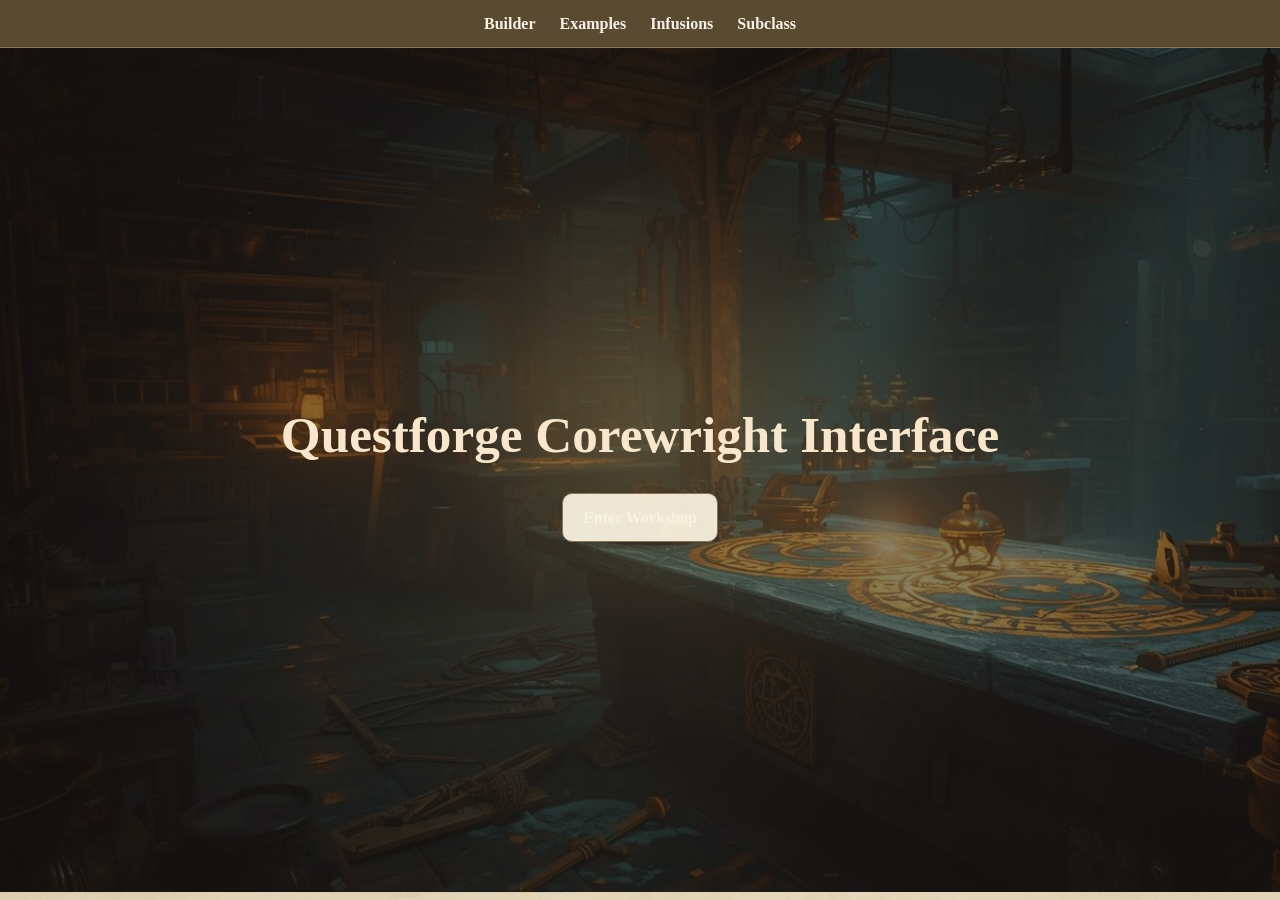
<file: index.html>
<!DOCTYPE html>
<html lang="en">
  <head>
    <meta charset="UTF-8" />
    <title>Questforge Corewright Interface</title>
    <meta name="viewport" content="width=device-width, initial-scale=1.0" />
    <link rel="stylesheet" href="./css/style.css" />
  </head>

  <body>
    <!-- ===== NAVIGATION ===== -->
    <div class="nav">
      <a href="./">Builder</a>
      <a href="./examples/">Examples</a>
      <a href="./infusions/">Infusions</a>
      <a href="./corewright/">Subclass</a>
    </div>

    <!-- ===== SPLASH SCREEN ===== -->
    <div id="splash">
      <div class="splash-particles splash-particles-back"></div>
      <div class="splash-particles splash-particles-front"></div>

      <h1>Questforge Corewright Interface</h1>
      <button onclick="enterApp()">Enter Workshop</button>
    </div>

    <!-- ===== APP CONTAINER ===== -->
    <div id="app" style="display: none;">
      <div class="page-shell">
        <div class="builder-layout">
          <!-- ========================================= -->
          <!-- LEFT COLUMN / BUILDER INPUTS -->
          <!-- ========================================= -->
          <section class="builder-panel">
            <h2>Assembly</h2>

            <!-- ===== TOP CONTROLS ===== -->
            <!--
              Primary global controls for the main build.
              These drive builder.js state updates and mode gating.
            -->
            <div class="builder-top-controls">
              <div class="control-group">
                <label for="level">Level</label>
                <input id="level" type="number" value="10" min="1" max="20" />
              </div>

              <div class="control-group">
                <label for="intMod">INT Mod</label>
                <input id="intMod" type="number" value="4" min="-5" max="10" />
              </div>

              <div class="control-group">
                <label for="mode">Mode</label>
                <select id="mode">
                  <option value="single">Single Golem</option>
                  <option value="awakened">Awakened Core (17th Level)</option>
                  <option value="multi">Multi-Golem (17th Level)</option>
                  <option value="fusion">Fusion Mode (17th Level)</option>
                </select>

                <div
                  id="modeLockNote"
                  class="section-note"
                  style="display: none; margin-top: 8px;"
                >
                  Penultimate Golemmancy options unlock at 17th level.
                </div>
              </div>
            </div>

            <!-- ===== PRIMARY ASSEMBLY PANEL ===== -->
            <!--
              Main collapsible build sections for golem #1.
              These IDs are used by builder.js assembly toggle behavior.
            -->
            <div class="assembly-panel">
              <!-- --- Templates --- -->
              <div class="assembly-card">
                <button
                  class="assembly-toggle"
                  type="button"
                  data-target="templates-section"
                >
                  <span>Templates</span>
                  <span class="toggle-icon">+</span>
                </button>

                <div class="assembly-content is-collapsed" id="templates-section">
                  <div id="templates"></div>
                </div>
              </div>
              <!-- --- Special Core --- -->
            <div class="assembly-card">
             <button
                class="assembly-toggle"
                type="button"
                data-target="specialcores-section"
                >
                <span>Special Core</span>
                <span class="toggle-icon">+</span>
              </button>

  <div class="assembly-content is-collapsed" id="specialcores-section">
    <div id="specialCores"></div>
  </div>
</div>
              <!-- --- Construct Forms --- -->
              <div class="assembly-card">
                <button
                  class="assembly-toggle"
                  type="button"
                  data-target="constructforms-section"
                >
                  <span>Construct Forms</span>
                  <span class="toggle-icon">+</span>
                </button>

                <div
                  class="assembly-content is-collapsed"
                  id="constructforms-section"
                >
                  <div id="constructForms"></div>
                </div>
              </div>

              <!-- --- Infusions --- -->
              <div class="assembly-card">
                <button
                  class="assembly-toggle"
                  type="button"
                  data-target="infusions-section"
                >
                  <span>Infusions</span>
                  <span class="toggle-icon">+</span>
                </button>

                <div class="assembly-content is-collapsed" id="infusions-section">
                  <div class="infusion-slot-row">
                    <span id="infusionSlotCounter" class="slot-counter">
                      Infusion Slots: 0 / 0
                    </span>
                  </div>

                  <div id="infusions"></div>
                </div>
              </div>

              <!-- --- Engines --- -->
              <div class="assembly-card">
                <button
                  class="assembly-toggle"
                  type="button"
                  data-target="engines-section"
                >
                  <span>Engines</span>
                  <span class="toggle-icon">+</span>
                </button>

                <div class="assembly-content is-collapsed" id="engines-section">
                  <div id="engines"></div>
                </div>
              </div>
            </div>

            <!-- ===== BUILD SAVE / LOAD ACTIONS ===== -->
            <!--
              Save system controls.
              Buttons are bound in builder.js bindEvents().
            -->
            <div class="action-row">
              <button id="saveBuild" type="button">Save Named Build</button>
              <button id="loadBuildBtn" type="button">Load Saved Build</button>
              <button id="deleteBuildBtn" type="button">Delete Selected</button>
            </div>

            <!-- ===== SAVE MANAGER ===== -->
            <div class="save-manager-row">
              <input id="saveName" type="text" placeholder="Enter build name" />

              <select id="savedBuildsSelect">
                <option value="">-- Select Saved Build --</option>
              </select>
            </div>

            <!-- ===== VISIBLE SHARE LINK FIELD ===== -->
            <!--
              User-visible share URL field.
              builder.js should write the generated link here for manual copy/reference.
            -->
            <input
              id="shareLinkVisible"
              type="text"
              readonly
              style="width: 100%; margin-top: 12px;"
            />

            <!-- ===== HIDDEN COMPATIBILITY INPUTS ===== -->
            <!--
              Hidden native form controls used as compatibility/state mirrors.
              Card UI writes into these; builder.js also reads from them.
            -->
            <div class="compat-hidden-inputs" aria-hidden="true">
              <select id="template" tabindex="-1">
                <option value="none">None</option>
              </select>

              <select id="constructForm" tabindex="-1">
                <option value="none">None</option>
              </select>

              <select id="engine" tabindex="-1">
                <option value="none">None</option>
              </select>

              <select id="specialCore" tabindex="-1">
                <option value="none">None</option>
              </select>
              
            </div>

            <!-- ========================================= -->
            <!-- SECOND GOLEM PANEL -->
            <!-- ========================================= -->
            <!--
              Only shown in Multi-Golem mode.
              Mirrors the main build structure for golem #2.
            -->
            <div id="golem2" class="builder-panel" style="display: none; margin-top: 20px;">
              <h2>Second Golem</h2>

              <!-- ===== SECOND GOLEM TOP CONTROLS ===== -->
              <div class="builder-top-controls">
                <div class="control-group">
                  <label for="level2">Level</label>
                  <input id="level2" type="number" value="10" min="1" max="20" />
                </div>

                <div class="control-group">
                  <label for="intMod2">INT Mod</label>
                  <input id="intMod2" type="number" value="4" min="-5" max="10" />
                </div>

                <div class="control-group">
                  <label for="mode-display">Mode</label>
                  <input
                    id="mode-display"
                    type="text"
                    value="Linked to top mode selector"
                    readonly
                  />
                </div>
              </div>

              <!-- ===== SECOND GOLEM ASSEMBLY PANEL ===== -->
              <div class="assembly-panel">
                <!-- --- Templates 2 --- -->
                <div class="assembly-card">
                  <button
                    class="assembly-toggle"
                    type="button"
                    data-target="templates2-section"
                  >
                    <span>Templates</span>
                    <span class="toggle-icon">+</span>
                  </button>

                  <div class="assembly-content is-collapsed" id="templates2-section">
                    <div id="templates2"></div>
                  </div>
                </div>

                <!-- --- Construct Forms 2 --- -->
                <div class="assembly-card">
                  <button
                    class="assembly-toggle"
                    type="button"
                    data-target="constructforms2-section"
                  >
                    <span>Construct Forms</span>
                    <span class="toggle-icon">+</span>
                  </button>

                  <div
                    class="assembly-content is-collapsed"
                    id="constructforms2-section"
                  >
                    <div id="constructForms2"></div>
                  </div>
                </div>

                <!-- --- Infusions 2 --- -->
                <div class="assembly-card">
                  <button
                    class="assembly-toggle"
                    type="button"
                    data-target="infusions2-section"
                  >
                    <span>Infusions</span>
                    <span class="toggle-icon">+</span>
                  </button>

                  <div class="assembly-content is-collapsed" id="infusions2-section">
                    <div class="infusion-slot-row">
                      <span id="infusionSlotCounter2" class="slot-counter">
                        Infusion Slots: 0 / 0
                      </span>
                    </div>

                    <div id="infusions2"></div>
                  </div>
                </div>

                <!-- --- Engines 2 --- -->
                <div class="assembly-card">
                  <button
                    class="assembly-toggle"
                    type="button"
                    data-target="engines2-section"
                  >
                    <span>Engines</span>
                    <span class="toggle-icon">+</span>
                  </button>

                  <div class="assembly-content is-collapsed" id="engines2-section">
                    <div id="engines2"></div>
                  </div>
                </div>
              </div>

              <!-- ===== HIDDEN COMPATIBILITY INPUTS (SECOND GOLEM) ===== -->
              <div class="compat-hidden-inputs" aria-hidden="true">
                <select id="template2" tabindex="-1">
                  <option value="none">None</option>
                </select>

                <select id="constructForm2" tabindex="-1">
                  <option value="none">None</option>
                </select>

                <select id="engine2" tabindex="-1">
                  <option value="none">None</option>
                </select>
              </div>
            </div>
          </section>

          <!-- ========================================= -->
          <!-- RIGHT COLUMN / OUTPUTS -->
          <!-- ========================================= -->
          <aside class="builder-output">
            <!-- ===== ASSEMBLY SUMMARY ===== -->
            <div class="summary-card">
              <h2>Assembly Summary</h2>
              <div id="selectionSummary"></div>
              <div id="secondarySummary" style="display: none; margin-top: 12px;"></div>
            </div>

            <!-- ===== STAT BLOCK OUTPUT CARD ===== -->
            <!--
              Main stat block render area.
              Primary HTML output mounts to #statBlockOutput.
              Multi-Golem secondary output mounts to #secondaryStatBlock.
            -->
            <div class="statblock-card">
              <!-- --- Stat Block Header / Buttons --- -->
              <div class="statblock-header-row">
                <h2>Construct Stat Block</h2>

                <div class="statblock-actions">
                  <button id="copyStatBlockBtn" type="button">Copy</button>
                  <button id="copyShareLink" type="button">Share</button>
                  <button id="downloadTxt" type="button">.txt</button>
                  <button id="printBuild" type="button">Print</button>
                </div>
              </div>

              <!-- --- Hidden Share Link Mirror --- -->
              <input
                id="shareLinkMain"
                class="share-link-hidden"
                type="text"
                readonly
                aria-hidden="true"
                tabindex="-1"
              />

              <!-- --- Primary Stat Block Output Mount --- -->
              <div id="statBlockOutput"></div>

              <!-- --- Secondary Stat Block Output Mount --- -->
              <div id="secondaryStatBlock" style="display: none; margin-top: 16px;"></div>
            </div>

            <!-- ===== CONCEPT ART PROMPT CARD ===== -->
            <div class="statblock-card">
              <h2>Concept Art Prompt</h2>

              <!-- --- Prompt Controls --- -->
              <div class="prompt-card-actions">
                <label for="promptModeSelect">Prompt Mode</label>

                <select id="promptModeSelect">
                  <option value="standard">Standard Prompt</option>
                  <option value="safe">Canva-Safe Prompt</option>
                </select>

                <button id="copyConceptArtPromptBtn" type="button">
                  Copy Prompt
                </button>
              </div>

              <!-- --- Prompt Output --- -->
              <textarea
                id="conceptArtPromptOutput"
                rows="12"
                readonly
                placeholder="Your generated concept art prompt will appear here..."
              ></textarea>
            </div>
          </aside>
        </div>
      </div>
    </div>

    <!-- ===== SPLASH HELPER ===== -->
    <script>
      function enterApp() {
        document.getElementById("splash").style.display = "none";
        document.getElementById("app").style.display = "block";
      }
    </script>

    <!-- ===== MODULE SCRIPT ===== -->
    <script type="module" src="./src/builder.js"></script>
  </body>
</html>
</file>
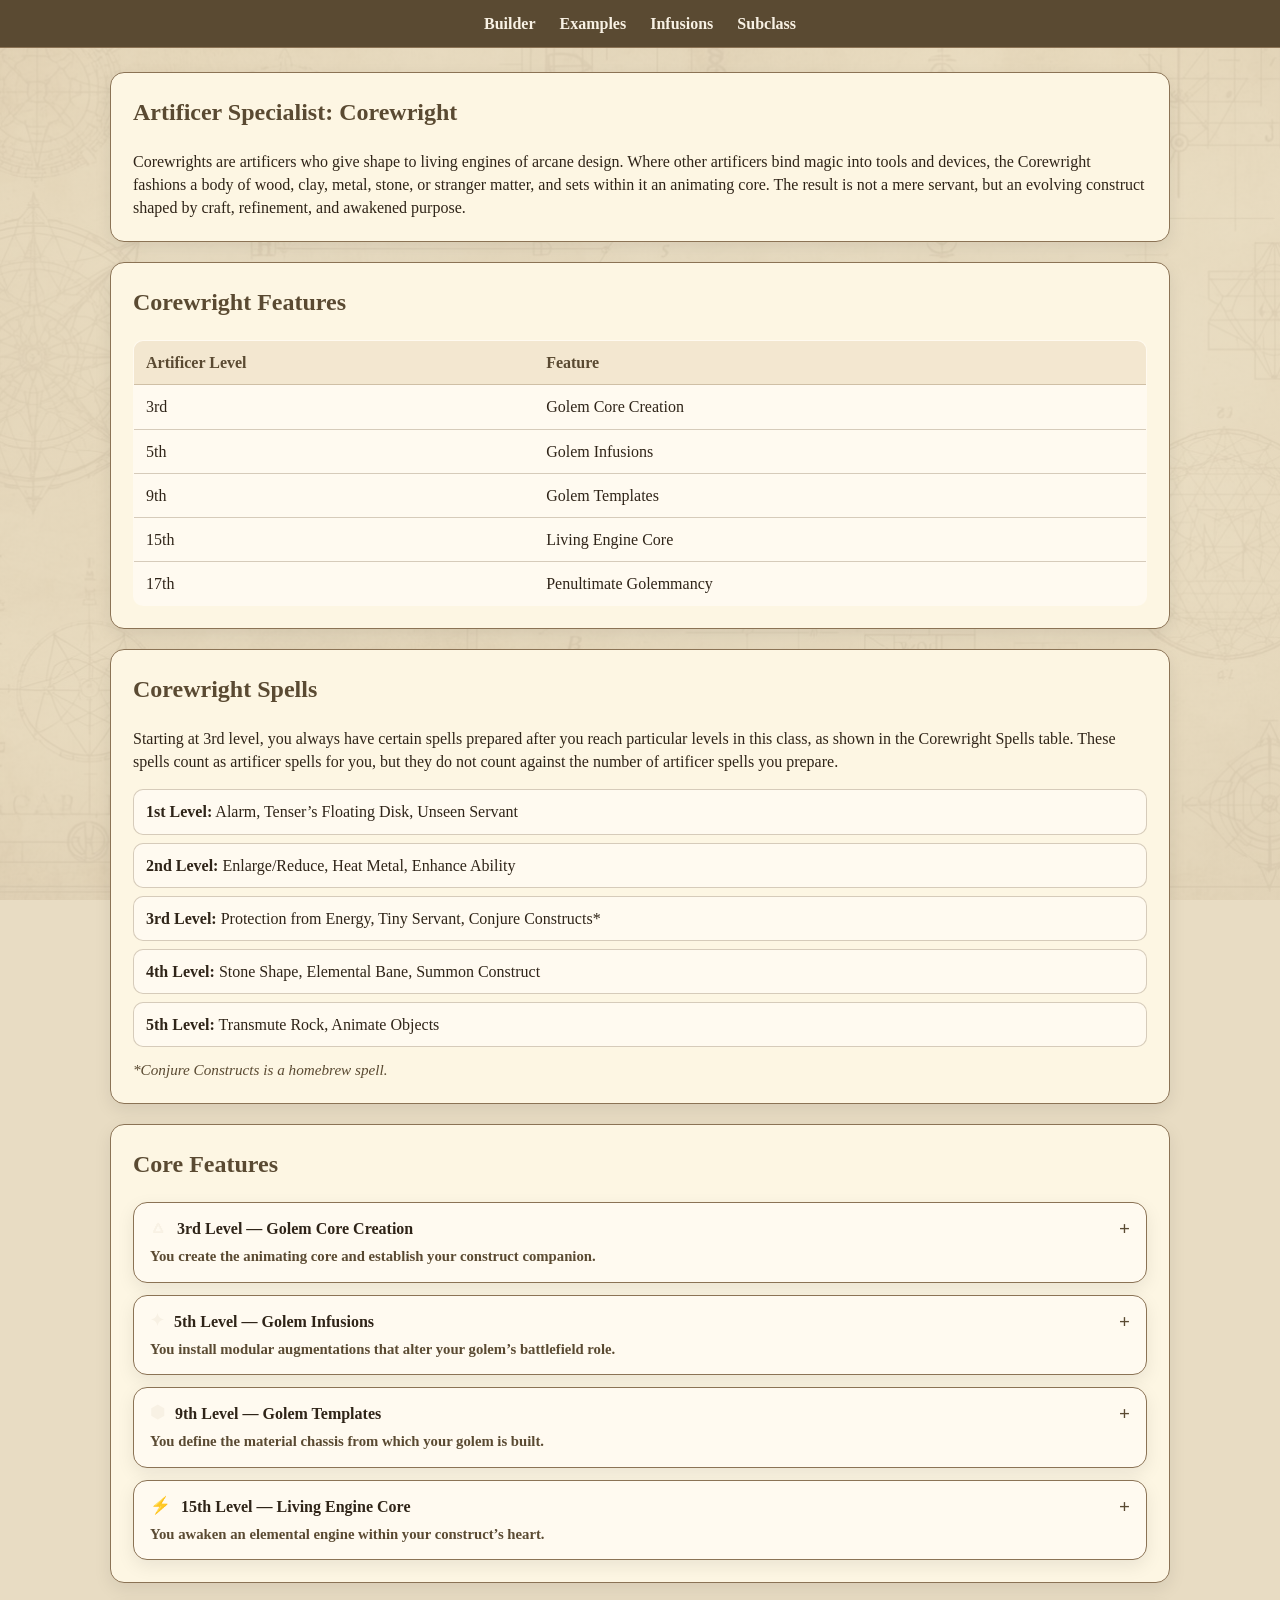
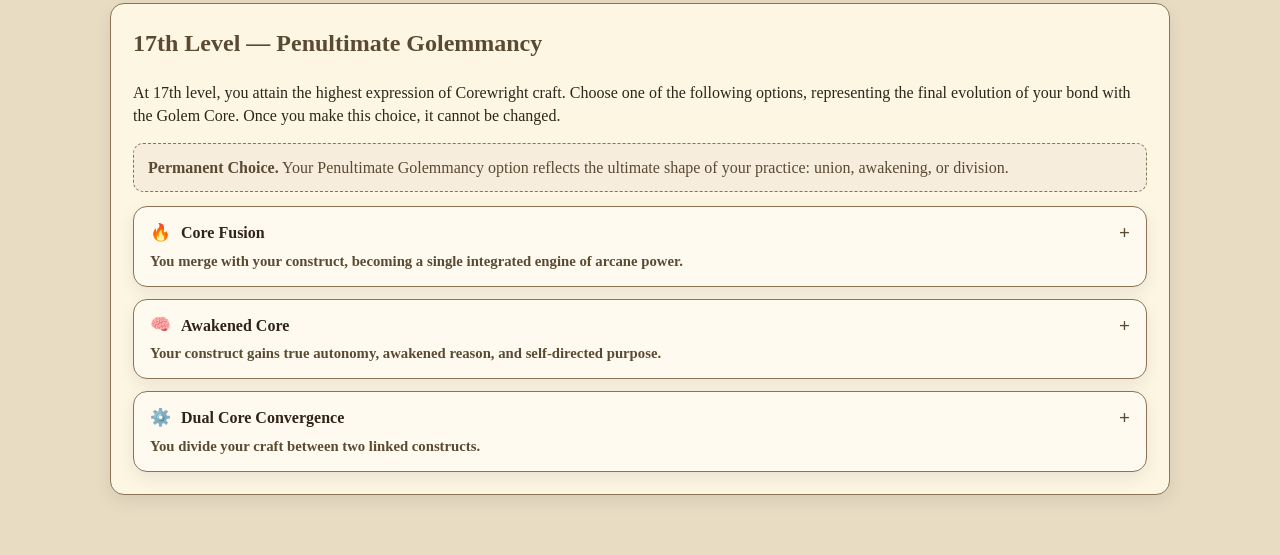
<file: corewright/index.html>
<!DOCTYPE html>
<html lang="en">
<head>
<meta charset="UTF-8">
<meta name="viewport" content="width=device-width, initial-scale=1.0">
<title>Corewright Subclass</title>
<link rel="stylesheet" href="../css/style.css">

<style>
.subclass-shell {
  width: min(100%, 1100px);
  margin: 0 auto;
  padding: 24px 20px 40px;
}

.subclass-hero,
.subclass-card,
.feature-entry {
  background: var(--panel);
  border: 1px solid var(--border);
  border-radius: var(--radius);
  box-shadow: var(--shadow);
}

.subclass-hero,
.subclass-card {
  padding: 22px;
  margin-bottom: 20px;
}

.subclass-hero h1,
.subclass-card h2 {
  margin-top: 0;
  color: var(--muted);
}

.subclass-hero p:last-child,
.subclass-card p:last-child {
  margin-bottom: 0;
}

.feature-stack {
  display: grid;
  gap: 12px;
}

.feature-entry {
  overflow: hidden;
  background: #fffaf0;
}

.feature-toggle {
  width: 100%;
  border: 0;
  background: transparent;
  display: flex;
  justify-content: space-between;
  align-items: flex-start;
  gap: 12px;
  padding: 14px 16px;
  text-align: left;
  cursor: pointer;
}

.feature-toggle:hover {
  background: #fcf4e6;
}

.feature-toggle-main {
  display: grid;
  gap: 6px;
}

.feature-title-row {
  display: flex;
  flex-wrap: wrap;
  align-items: center;
  gap: 10px;
}

.feature-icon {
  font-size: 1.05rem;
  line-height: 1;
}

.feature-title {
  font-weight: 700;
  color: var(--ink);
}

.feature-sub {
  font-size: 0.92rem;
  color: var(--muted);
}

.feature-toggle-icon {
  font-size: 1.2rem;
  line-height: 1;
  color: var(--muted);
  padding-top: 2px;
}

.feature-content {
  display: none;
  border-top: 1px solid var(--border-soft);
  padding: 14px 16px 16px;
  background: #fffdf8;
}

.feature-content.open {
  display: block;
}

.feature-content p:first-child {
  margin-top: 0;
}

.feature-content p:last-child,
.feature-content ul:last-child {
  margin-bottom: 0;
}

.feature-content ul {
  padding-left: 20px;
}

.feature-content li + li {
  margin-top: 6px;
}

.progression-table {
  width: 100%;
  border-collapse: collapse;
  margin-top: 10px;
  background: #fffaf0;
  border: 1px solid var(--border);
  border-radius: 10px;
  overflow: hidden;
}

.progression-table th,
.progression-table td {
  padding: 10px 12px;
  border-bottom: 1px solid var(--border-soft);
  text-align: left;
}

.progression-table th {
  color: var(--muted);
  background: #f3e7d0;
}

.progression-table tr:last-child td {
  border-bottom: 0;
}

.spell-list {
  display: grid;
  gap: 8px;
  margin-top: 12px;
}

.spell-line {
  padding: 10px 12px;
  border: 1px solid var(--border-soft);
  border-radius: 10px;
  background: #fffaf0;
}

.note-line {
  margin-top: 12px;
  color: var(--muted);
  font-size: 0.95rem;
}

.choice-block {
  margin-top: 12px;
  padding: 12px 14px;
  border: 1px dashed var(--border);
  border-radius: 10px;
  background: #f7eddc;
  color: var(--muted);
}

@media (max-width: 700px) {
  .subclass-shell {
    padding: 16px 12px 28px;
  }

  .subclass-hero,
  .subclass-card {
    padding: 16px;
  }

  .feature-toggle,
  .feature-content {
    padding-left: 12px;
    padding-right: 12px;
  }
}
</style>
</head>
<body>

<div class="nav">
  <a href="../">Builder</a>
  <a href="../examples/">Examples</a>
  <a href="../infusions/">Infusions</a>
  <a href="../corewright/">Subclass</a>
</div>

<main class="subclass-shell">

  <section class="subclass-hero">
    <h1>Artificer Specialist: Corewright</h1>
    <p>
      Corewrights are artificers who give shape to living engines of arcane design. Where other artificers bind magic into tools and devices, the Corewright fashions a body of wood, clay, metal, stone, or stranger matter, and sets within it an animating core. The result is not a mere servant, but an evolving construct shaped by craft, refinement, and awakened purpose.
    </p>
  </section>

  <section class="subclass-card">
    <h2>Corewright Features</h2>
    <table class="progression-table">
      <tr>
        <th>Artificer Level</th>
        <th>Feature</th>
      </tr>
      <tr>
        <td>3rd</td>
        <td>Golem Core Creation</td>
      </tr>
      <tr>
        <td>5th</td>
        <td>Golem Infusions</td>
      </tr>
      <tr>
        <td>9th</td>
        <td>Golem Templates</td>
      </tr>
      <tr>
        <td>15th</td>
        <td>Living Engine Core</td>
      </tr>
      <tr>
        <td>17th</td>
        <td>Penultimate Golemmancy</td>
      </tr>
    </table>
  </section>

  <section class="subclass-card">
    <h2>Corewright Spells</h2>
    <p>
      Starting at 3rd level, you always have certain spells prepared after you reach particular levels in this class, as shown in the Corewright Spells table. These spells count as artificer spells for you, but they do not count against the number of artificer spells you prepare.
    </p>

    <div class="spell-list">
      <div class="spell-line"><strong>1st Level:</strong> Alarm, Tenser’s Floating Disk, Unseen Servant</div>
      <div class="spell-line"><strong>2nd Level:</strong> Enlarge/Reduce, Heat Metal, Enhance Ability</div>
      <div class="spell-line"><strong>3rd Level:</strong> Protection from Energy, Tiny Servant, Conjure Constructs*</div>
      <div class="spell-line"><strong>4th Level:</strong> Stone Shape, Elemental Bane, Summon Construct</div>
      <div class="spell-line"><strong>5th Level:</strong> Transmute Rock, Animate Objects</div>
    </div>

    <div class="note-line"><em>*Conjure Constructs is a homebrew spell.</em></div>
  </section>

  <section class="subclass-card">
    <h2>Core Features</h2>

    <div class="feature-stack">

      <article class="feature-entry">
        <button class="feature-toggle" type="button">
          <div class="feature-toggle-main">
            <div class="feature-title-row">
              <span class="feature-icon">🜂</span>
              <span class="feature-title">3rd Level — Golem Core Creation</span>
            </div>
            <div class="feature-sub">You create the animating core and establish your construct companion.</div>
          </div>
          <span class="feature-toggle-icon">+</span>
        </button>
        <div class="feature-content">
          <p>
            At 3rd level, you create a magical core that animates a golem of your design. This core serves as the heart of your construct and may be rebuilt or replaced as your craft evolves.
          </p>
          <ul>
            <li>You can create or rebuild your golem during a long rest.</li>
            <li>You can have only one active golem at a time unless a later feature states otherwise.</li>
            <li>Your golem acts on your initiative.</li>
            <li>You command your golem with a bonus action.</li>
            <li>If you do not issue it a command, the golem takes the Dodge action.</li>
          </ul>
          
<div class="choice-block">
  <strong>Default Construct Chassis.</strong> At its most basic state, your arcane construct is a Medium construct built from a stable magical chassis. The following stat block represents your construct before any Templates, Construct Forms, Engines, or Infusions are applied.
</div>

<div class="spell-line" style="margin-top: 12px;">
  <strong>Arcane Golem (Base Chassis)</strong><br>
  <em>Medium construct</em><br><br>

  <strong>Armor Class</strong> 15<br>
  <strong>Hit Points</strong> 12 × your artificer level<br>
  <strong>Speed</strong> 30 ft.<br><br>

  <strong>STR</strong> 14 (+2)
  &nbsp; <strong>DEX</strong> 10 (+0)
  &nbsp; <strong>CON</strong> 14 (+2)
  &nbsp; <strong>INT</strong> 6 (−2)
  &nbsp; <strong>WIS</strong> 10 (+0)
  &nbsp; <strong>CHA</strong> 5 (−3)<br><br>

  <strong>Damage Immunities</strong> poison<br>
  <strong>Condition Immunities</strong> charmed, exhaustion, poisoned<br>
  <strong>Senses</strong> darkvision 60 ft., passive Perception 10<br>
  <strong>Languages</strong> understands the languages of its creator but can’t speak<br><br>

  <strong>Traits</strong><br>
  <strong>Construct Nature.</strong> The golem does not require air, food, drink, or sleep.<br><br>

  <strong>Actions</strong><br>
  <strong>Slam.</strong> <em>Melee Weapon Attack:</em> your proficiency bonus + Strength modifier to hit, reach 5 ft., one target.
  <em>Hit:</em> 1d8 + Strength modifier bludgeoning damage.
</div>


          
          <p>
            Your golem is the foundation of the subclass. As you gain levels, you refine it through infusions, templates, and ultimately an awakened engine.
          </p>
        </div>
      </article>

      <article class="feature-entry">
        <button class="feature-toggle" type="button">
          <div class="feature-toggle-main">
            <div class="feature-title-row">
              <span class="feature-icon">✦</span>
              <span class="feature-title">5th Level — Golem Infusions</span>
            </div>
            <div class="feature-sub">You install modular augmentations that alter your golem’s battlefield role.</div>
          </div>
          <span class="feature-toggle-icon">+</span>
        </button>
        <div class="feature-content">
          <p>
            At 5th level, you learn to weave specialized arcane systems into your golem. These infusions represent reinforced frames, mobility enhancements, reactive defenses, and other modular refinements.
          </p>
          <ul>
            <li>You choose infusions when your golem is created or rebuilt.</li>
            <li>The maximum number of active infusions on your golem equals your Intelligence modifier (minimum of 0).</li>
            <li>Infusions remain active until you rebuild the golem or replace them with different choices.</li>
          </ul>
          <p>
            Golem Infusions are the Corewright’s principal method of tuning a construct toward defense, mobility, utility, control, or offense.
          </p>
        </div>
      </article>

      <article class="feature-entry">
        <button class="feature-toggle" type="button">
          <div class="feature-toggle-main">
            <div class="feature-title-row">
              <span class="feature-icon">⬢</span>
              <span class="feature-title">9th Level — Golem Templates</span>
            </div>
            <div class="feature-sub">You define the material chassis from which your golem is built.</div>
          </div>
          <span class="feature-toggle-icon">+</span>
        </button>
        <div class="feature-content">
          <p>
            Beginning at 9th level, your mastery extends beyond magical systems and into physical composition. You can shape your golem from specialized materials, each of which confers its own strengths and weaknesses.
          </p>
          <ul>
            <li>A template represents the fundamental construction of the golem’s body.</li>
            <li>Templates influence its defenses, statistics, and passive traits.</li>
            <li>Examples include stone, wood, metal, and other more exotic constructions.</li>
          </ul>
          <p>
            Where infusions are upgrades, templates are identity. They determine what your construct is made of, and how it endures the world.
          </p>
        </div>
      </article>

      <article class="feature-entry">
        <button class="feature-toggle" type="button">
          <div class="feature-toggle-main">
            <div class="feature-title-row">
              <span class="feature-icon">⚡</span>
              <span class="feature-title">15th Level — Living Engine Core</span>
            </div>
            <div class="feature-sub">You awaken an elemental engine within your construct’s heart.</div>
          </div>
          <span class="feature-toggle-icon">+</span>
        </button>
        <div class="feature-content">
          <p>
            At 15th level, you learn to refine your golem’s animating core into a true living engine. This engine grants an elemental or conceptual specialization that changes how the construct fights and moves.
          </p>
          <ul>
            <li><strong>Flame:</strong> ignites foes, radiates heat, and enhances aggressive damage output.</li>
            <li><strong>Storm:</strong> increases mobility and rewards pressure across multiple targets.</li>
            <li><strong>Earth:</strong> hardens the frame and improves durability through rooted resilience.</li>
            <li><strong>Aether:</strong> improves mobility and may grant flight or similar movement advantages.</li>
          </ul>
          <p>
            A Living Engine Core is more than an upgrade. It is the point at which your construct begins to feel singular—its own engine of war, purpose, and identity.
          </p>
        </div>
      </article>

    </div>
  </section>

  <section class="subclass-card">
    <h2>17th Level — Penultimate Golemmancy</h2>
    <p>
      At 17th level, you attain the highest expression of Corewright craft. Choose one of the following options, representing the final evolution of your bond with the Golem Core. Once you make this choice, it cannot be changed.
    </p>

    <div class="choice-block">
      <strong>Permanent Choice.</strong> Your Penultimate Golemmancy option reflects the ultimate shape of your practice: union, awakening, or division.
    </div>

    <div class="feature-stack" style="margin-top: 14px;">

<article class="feature-entry">
  <button class="feature-toggle" type="button">
    <div class="feature-toggle-main">
      <div class="feature-title-row">
        <span class="feature-icon">🔥</span>
        <span class="feature-title">Core Fusion</span>
      </div>
      <div class="feature-sub">You merge with your construct, becoming a single integrated engine of arcane power.</div>
    </div>
    <span class="feature-toggle-icon">+</span>
  </button>
  <div class="feature-content">
    <p>
      As a bonus action, you can merge with your construct, entering a fused state for up to 1 minute, or until the fused form is reduced to 0 hit points. Once you use this feature, you can’t use it again until you finish a long rest.
    </p>

    <p><strong>While fused:</strong></p>
    <ul>
      <li>You use the construct’s Strength, Dexterity, Constitution, Armor Class, and hit points, and you retain your Intelligence, Wisdom, and Charisma scores.</li>
      <li>The fused form acts on your turn and doesn’t require commands to take actions.</li>
      <li><strong>Arcane Co-Pilot.</strong> Once on each of your turns, you can add your Intelligence modifier to the damage of one attack you make.</li>
      <li><strong>Overclocked Conduit Frame.</strong> Your spells are channeled directly through the fused core. You gain a +2 bonus to spell attack rolls and to your spell save DC. In addition, once on each of your turns when you cast a spell that deals damage, you can add your Intelligence modifier to one damage roll of that spell.</li>
      <li><strong>Integrated Combat Matrix.</strong> You can use Strength or Dexterity, whichever is higher, for the attack and damage rolls of your weapon attacks.</li>
      <li><strong>Spell Conduit.</strong> When you cast a spell with a range of touch, the fused form can deliver the spell as if it were the caster.</li>
      <li><strong>Unified Vitality.</strong> When the fusion begins, you gain temporary hit points equal to your artificer level.</li>
    </ul>

    <p>
      If the fused form is reduced to 0 hit points, the fusion ends and the construct’s body is destroyed, though its core remains intact. You are separated and cannot reconstruct the golem until you finish a long rest.
    </p>

    <p>
      You can end the fusion early (no action required). If you do so while the construct still has hit points, it remains active and functions as normal.
    </p>
  </div>
</article>

      <article class="feature-entry">
  <button class="feature-toggle" type="button">
    <div class="feature-toggle-main">
      <div class="feature-title-row">
        <span class="feature-icon">🧠</span>
        <span class="feature-title">Awakened Core</span>
      </div>
      <div class="feature-sub">Your construct gains true autonomy, awakened reason, and self-directed purpose.</div>
    </div>
    <span class="feature-toggle-icon">+</span>
  </button>
  <div class="feature-content">
    <p>
      Your Golem Core approaches true sentience. The construct no longer functions merely as an extension of your command, but as an independent guardian shaped by your will.
    </p>
    <ul>
      <li>Your golem rolls its own initiative and acts independently.</li>
      <li>It no longer requires your bonus action to act, though it still follows your commands.</li>
      <li>Its Intelligence score becomes 16, its Wisdom score becomes 14, and its Charisma score becomes 14, unless a score is already higher.</li>
      <li>It gains a bonus to saving throws equal to your Intelligence modifier.</li>
      <li>It can take reactions normally.</li>
      <li>Once on each of its turns, it can add your Intelligence modifier to one attack roll or damage roll it makes.</li>
      <li>The awakened construct is proficient in Investigation, Perception, Insight, Persuasion, and Intimidation.</li>
      <li>The awakened construct can independently take skill-based actions, including Search, Study, and Influence, as the situation requires.</li>
      <li>If you are incapacitated, the golem continues to defend you and your allies to the best of its ability.</li>
    </ul>
  </div>
</article>

      <article class="feature-entry">
        <button class="feature-toggle" type="button">
          <div class="feature-toggle-main">
            <div class="feature-title-row">
              <span class="feature-icon">⚙️</span>
              <span class="feature-title">Dual Core Convergence</span>
            </div>
            <div class="feature-sub">You divide your craft between two linked constructs.</div>
          </div>
          <span class="feature-toggle-icon">+</span>
        </button>
        <div class="feature-content">
          <p>
            You learn to divide the animating principle of your craft, creating a paired expression of your golem rather than a single body.
          </p>
          <ul>
            <li>Whenever you create a golem, you can instead create two golems, each with half the normal hit points.</li>
            <li>Both golems act on the same initiative and take their turns after yours.</li>
            <li>You command both golems with the same bonus action.</li>
            <li>Each golem makes one attack when it takes the Attack action.</li>
            <li>If one of the two golems is destroyed, the remaining golem regains hit points equal to your artificer level.</li>
          </ul>
          <p>
            This option represents mastery through multiplicity: not one perfected body, but two linked engines acting in concert.
          </p>
        </div>
      </article>

    </div>
  </section>

</main>

<script>
document.querySelectorAll(".feature-toggle").forEach((button) => {
  button.addEventListener("click", () => {
    const content = button.nextElementSibling;
    const icon = button.querySelector(".feature-toggle-icon");
    const isOpen = content.classList.contains("open");

    content.classList.toggle("open", !isOpen);
    if (icon) icon.textContent = isOpen ? "+" : "−";
  });
});
</script>

</body>
</html>
</file>
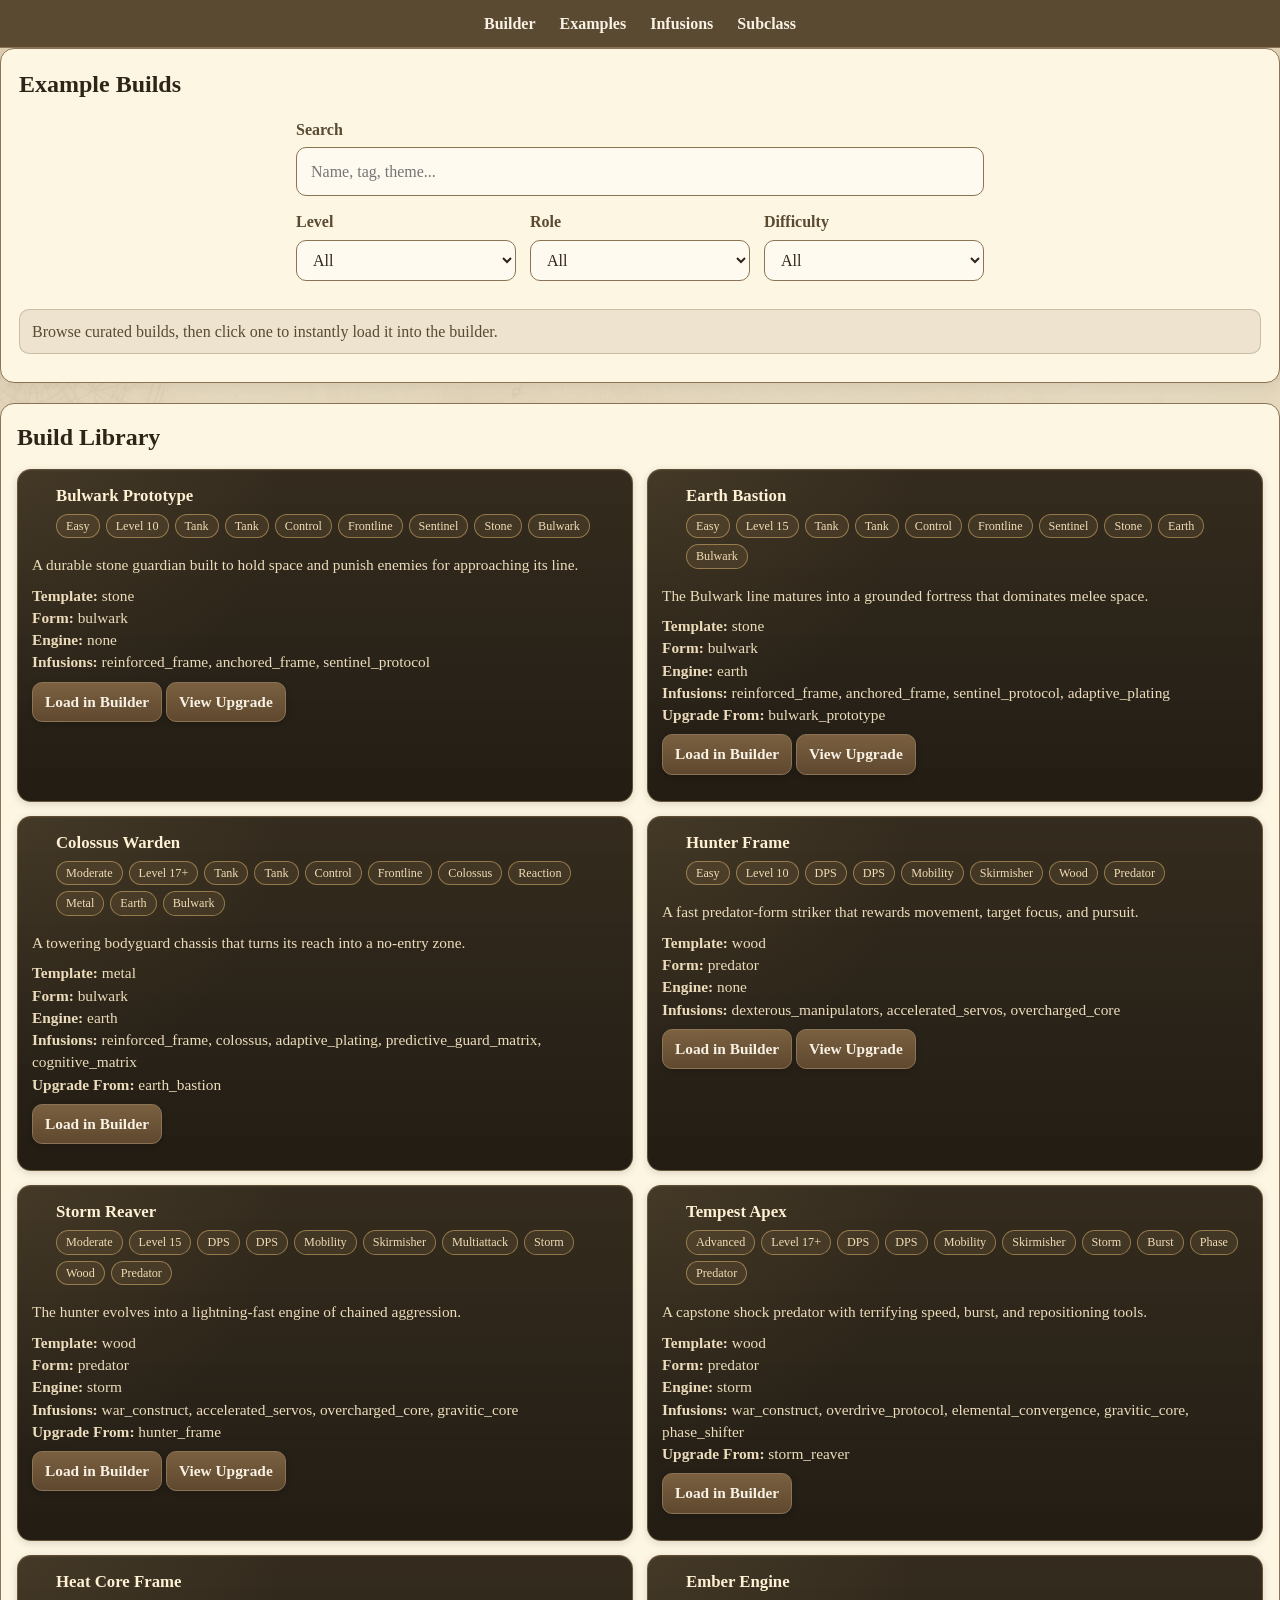
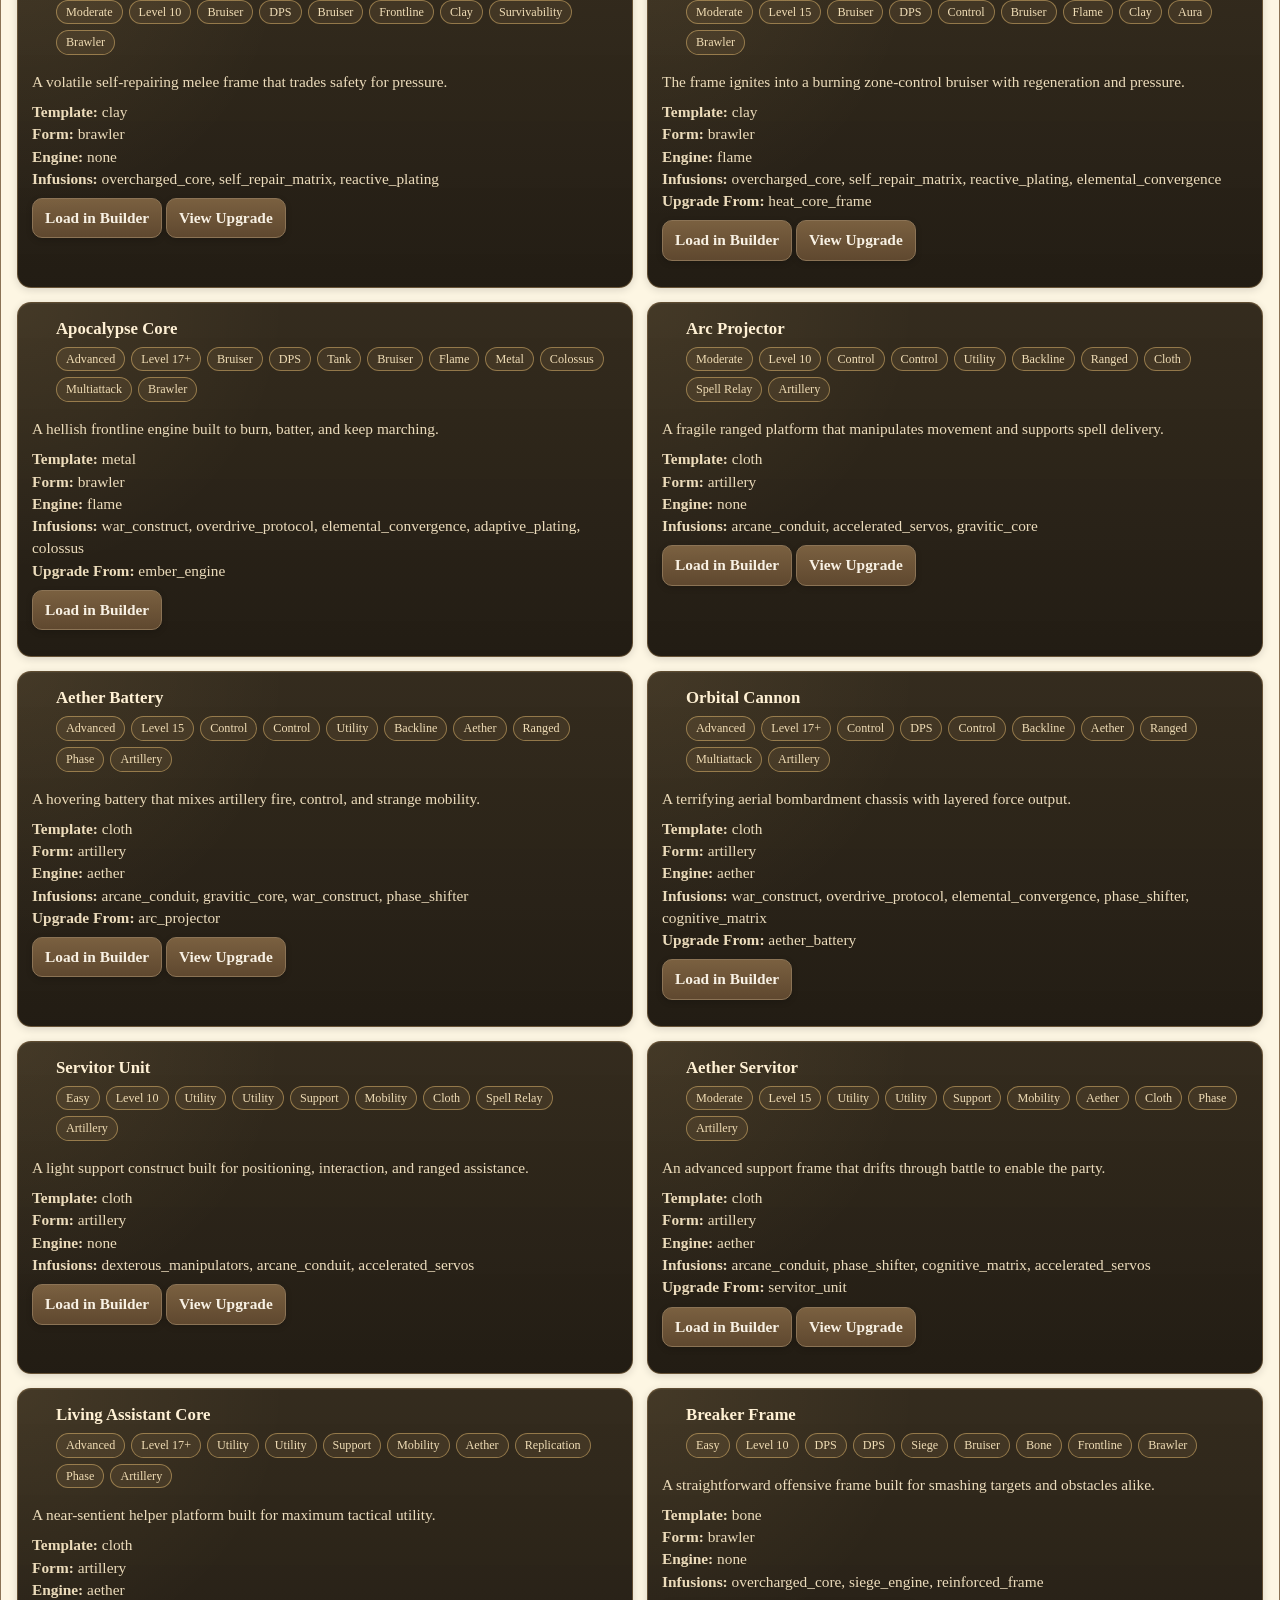
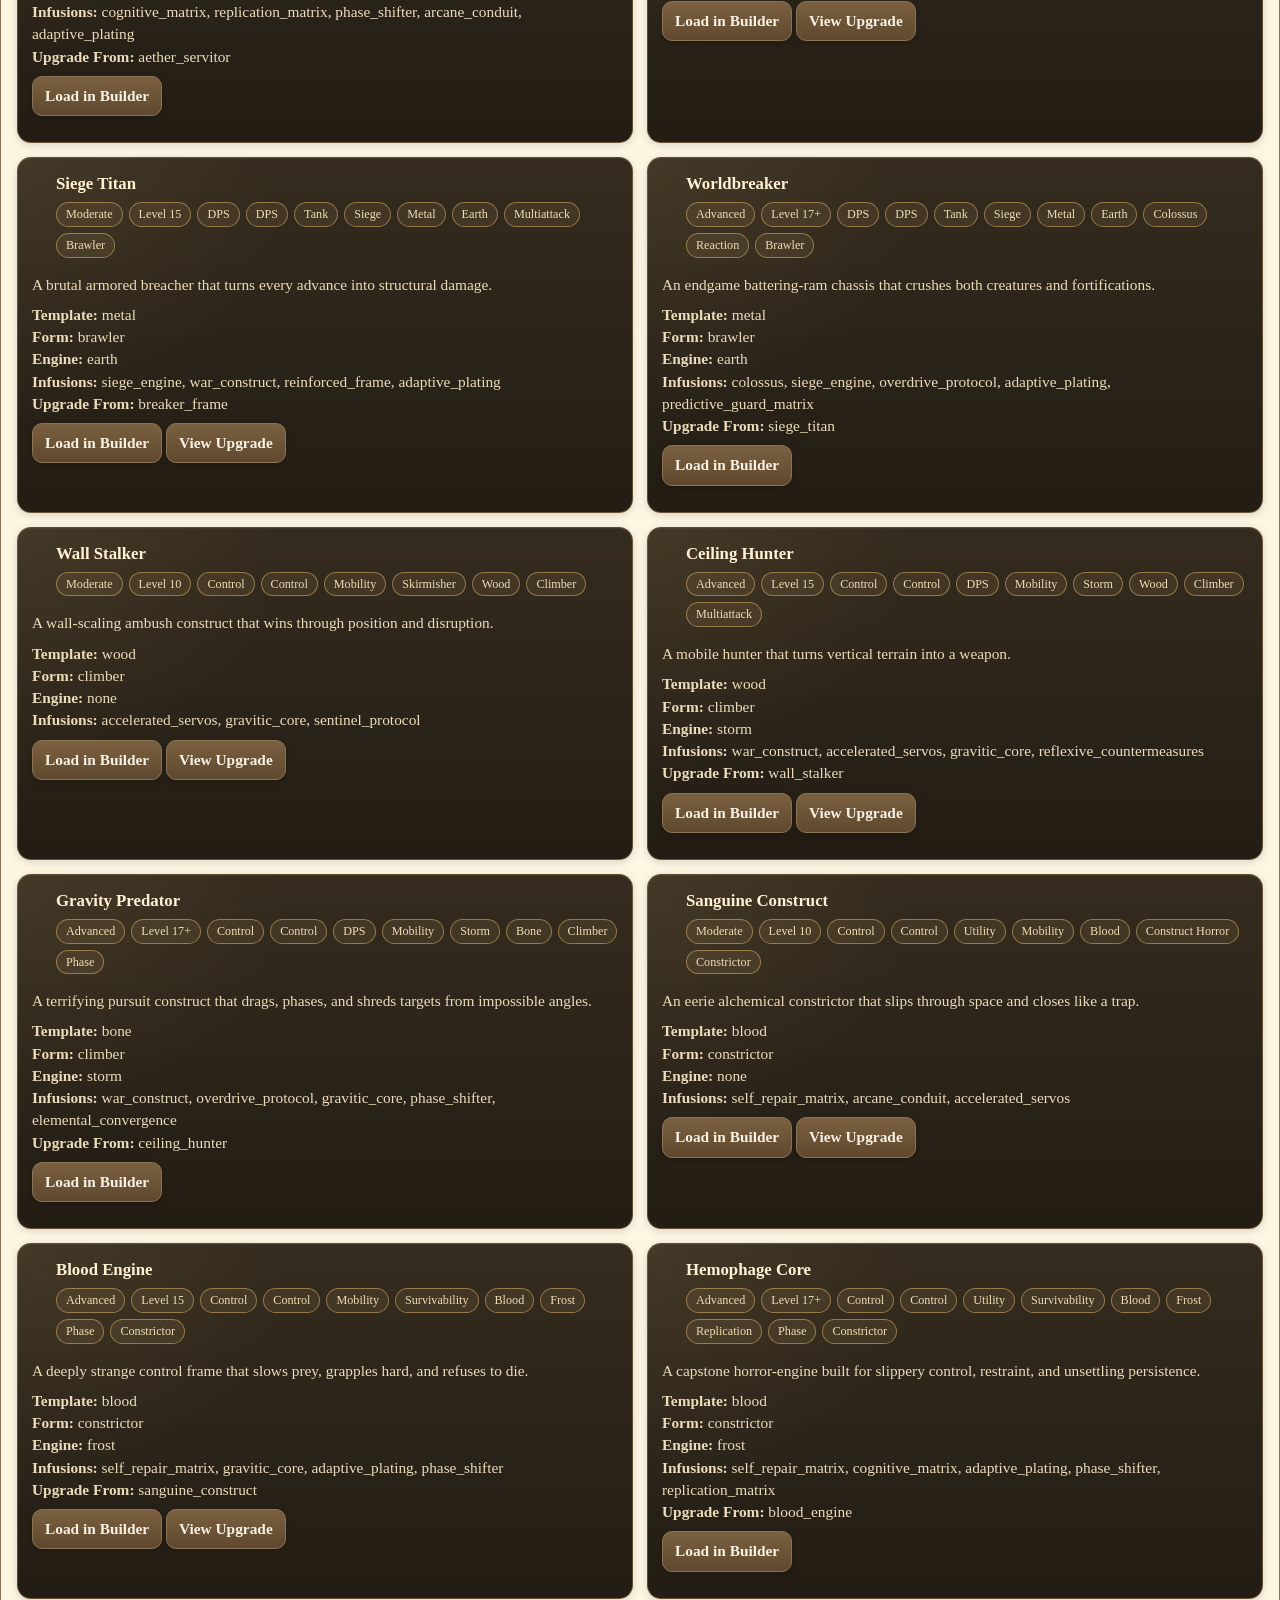
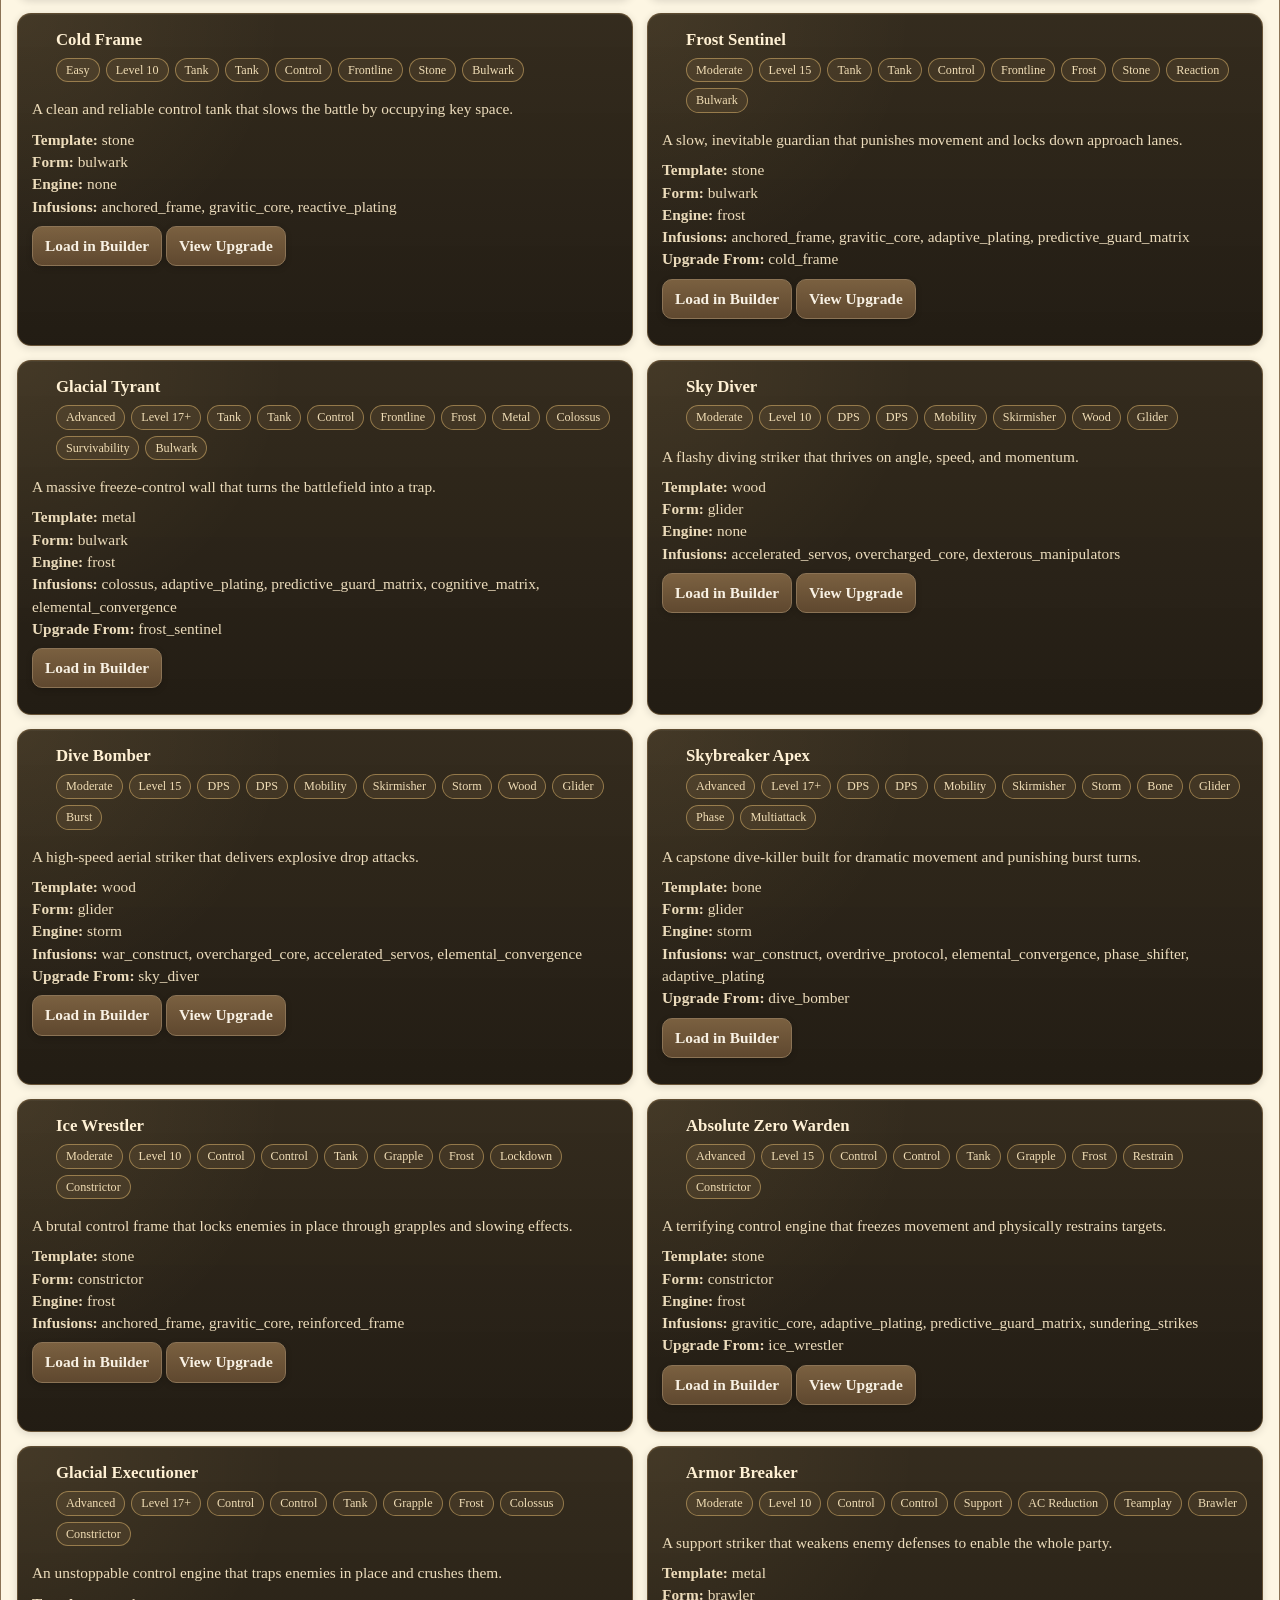
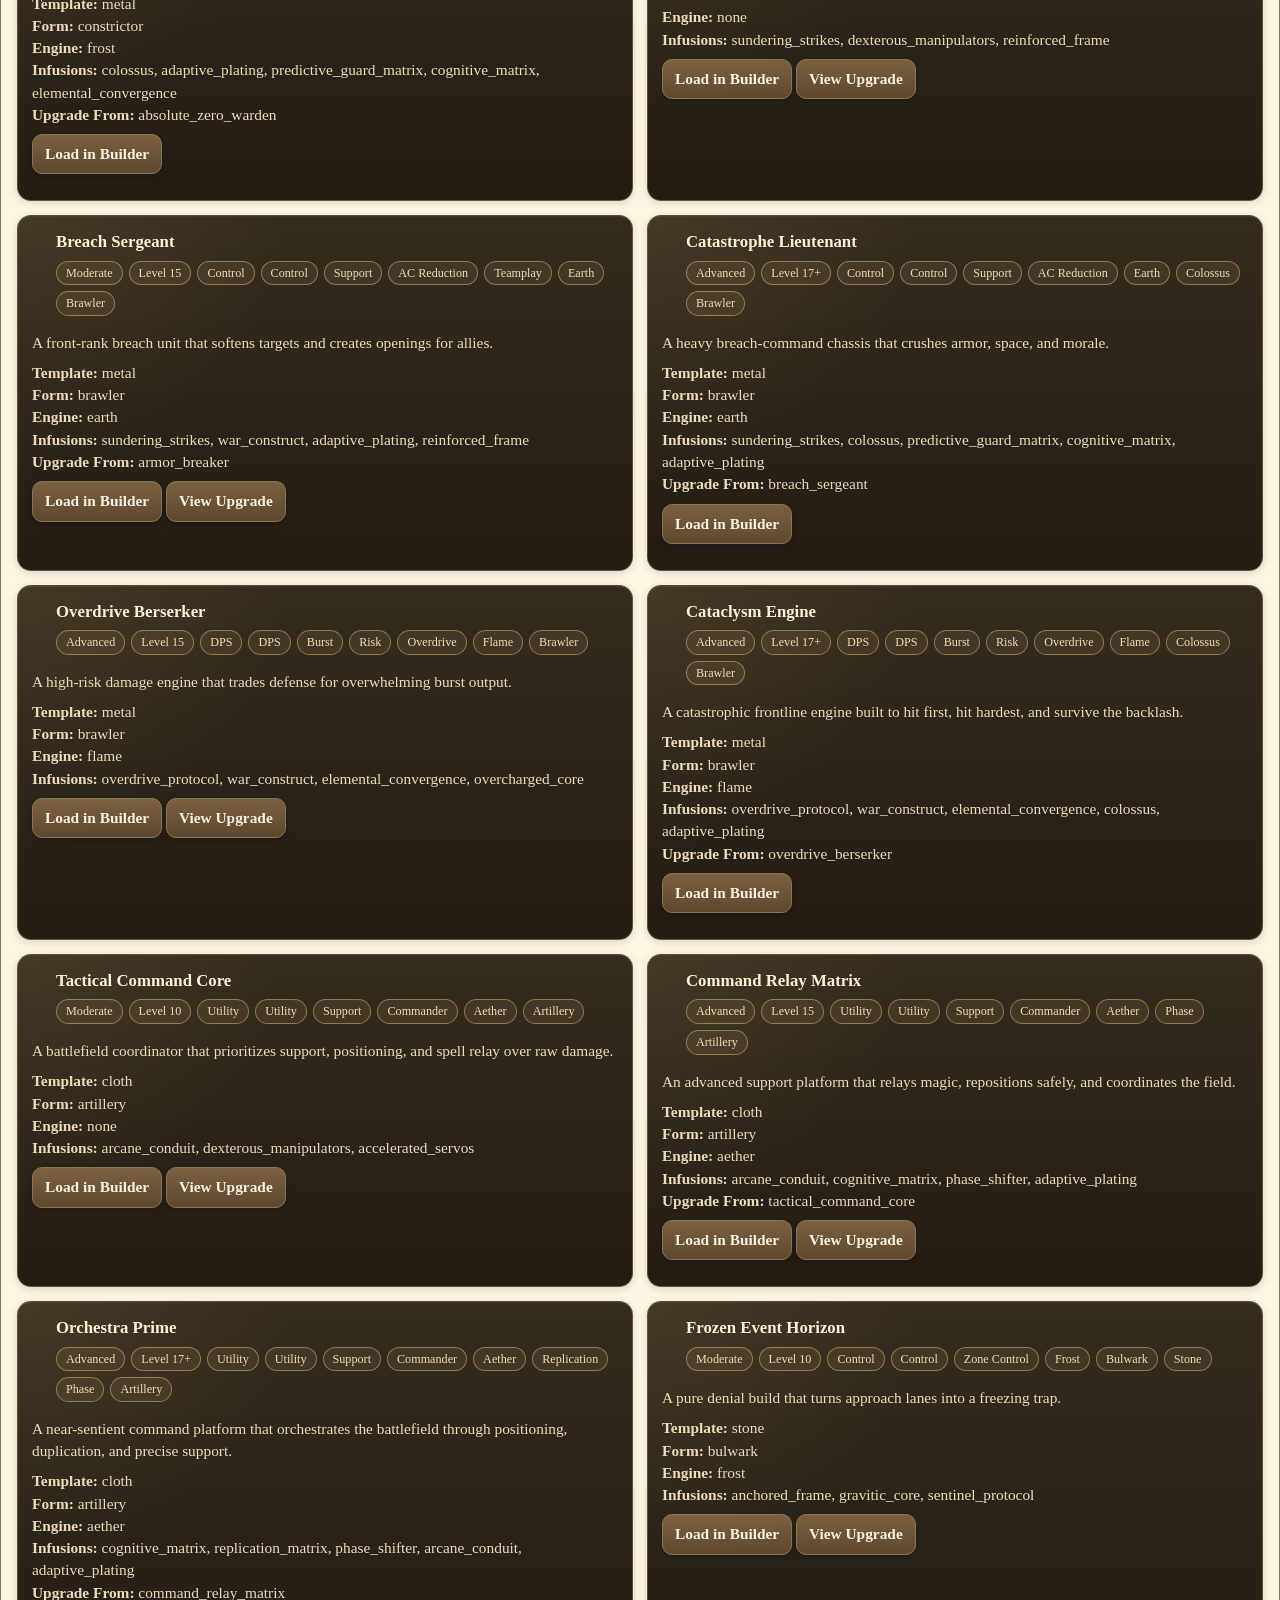
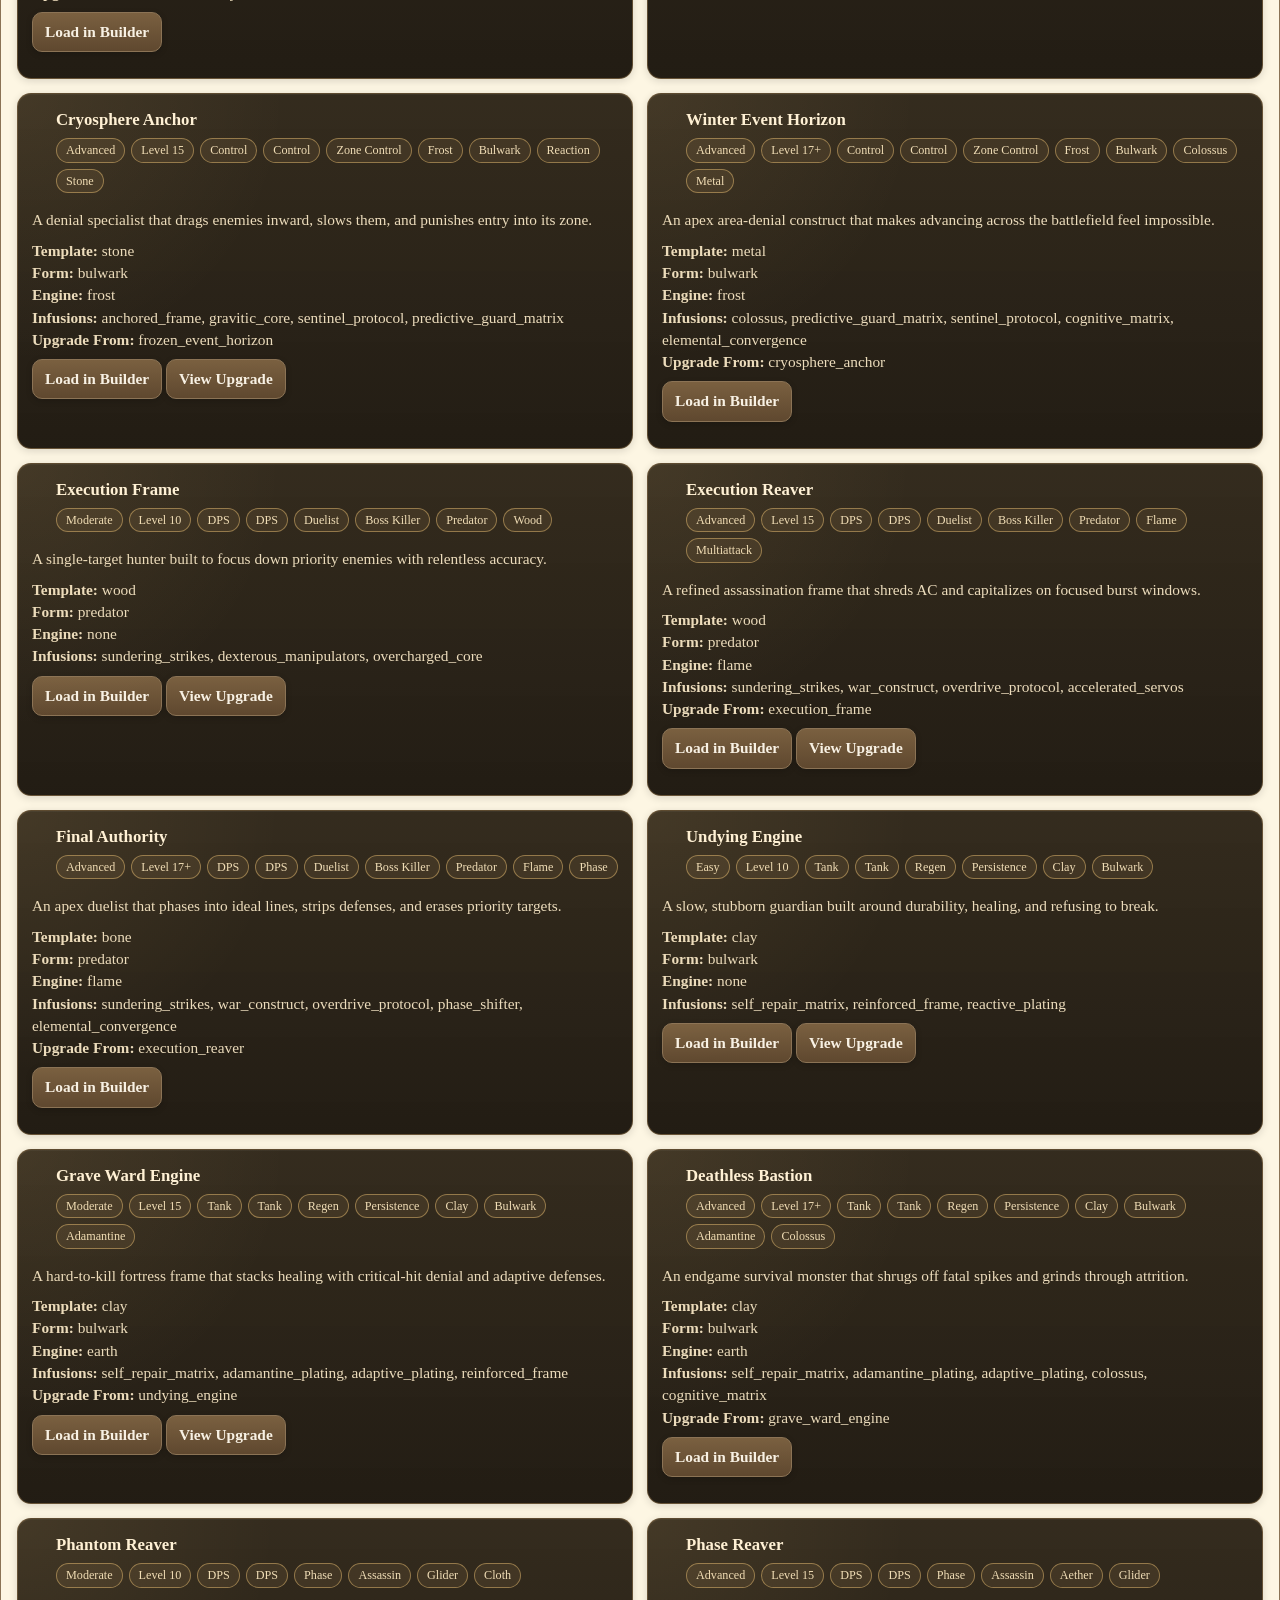
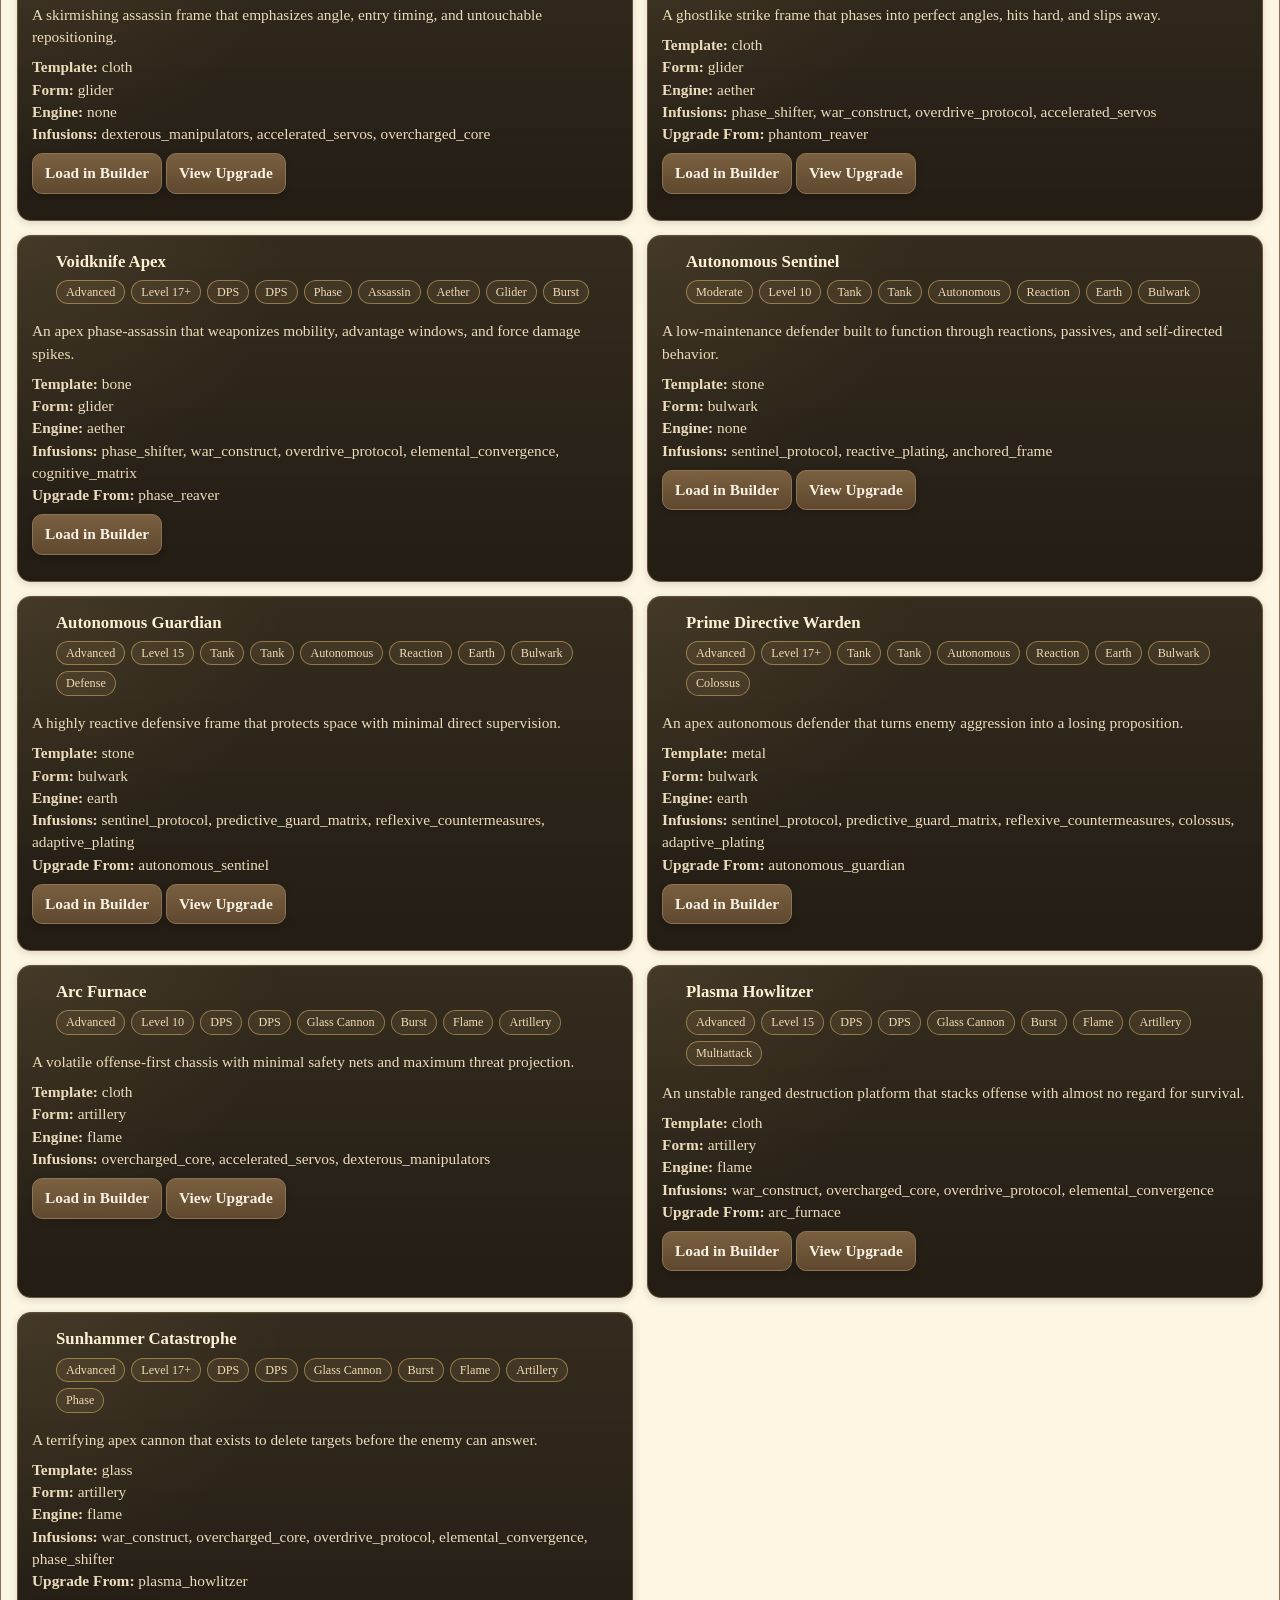
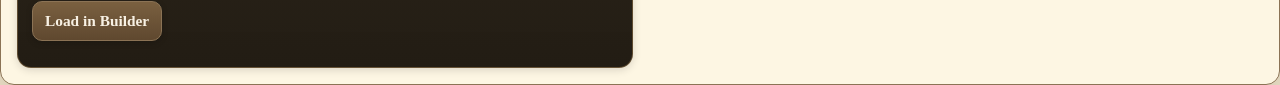
<file: examples/index.html>
<!DOCTYPE html>
<html lang="en">
<head>
  <meta charset="UTF-8">
  <title>Corewright Example Builds</title>
  <meta name="viewport" content="width=device-width, initial-scale=1.0">
  <link rel="stylesheet" href="../css/style.css">
</head>
<body>

  <div class="nav">
    <a href="../">Builder</a>
    <a href="./">Examples</a>
    <a href="../infusions/">Infusions</a>
    <a href="../corewright/">Subclass</a>
  </div>

  <div class="page-shell">

    <section class="builder-panel">
      <h2>Example Builds</h2>

      <div class="example-build-toolbar">
        <div class="control-group">
          <label for="search">Search</label>
          <input id="search" type="text" placeholder="Name, tag, theme...">
        </div>

        <div class="control-group">
          <label for="levelFilter">Level</label>
          <select id="levelFilter">
            <option value="all">All</option>
            <option value="10">Level 10</option>
            <option value="15">Level 15</option>
            <option value="17">Level 17+</option>
          </select>
        </div>

        <div class="control-group">
          <label for="roleFilter">Role</label>
          <select id="roleFilter">
            <option value="all">All</option>
            <option value="Tank">Tank</option>
            <option value="DPS">DPS</option>
            <option value="Control">Control</option>
            <option value="Utility">Utility</option>
            <option value="Bruiser">Bruiser</option>
          </select>
        </div>

        <div class="control-group">
          <label for="difficultyFilter">Difficulty</label>
          <select id="difficultyFilter">
            <option value="all">All</option>
            <option value="Easy">Easy</option>
            <option value="Moderate">Moderate</option>
            <option value="Advanced">Advanced</option>
          </select>
        </div>
      </div>

      <p class="section-note">
        Browse curated builds, then click one to instantly load it into the builder.
      </p>
    </section>

    <section class="summary-card" style="margin-top: 20px;">
      <h2>Build Library</h2>
      <div id="exampleBuilds"></div>
    </section>

  </div>

  <script type="module" src="../src/examples.js"></script>

</body>
</html>
</file>
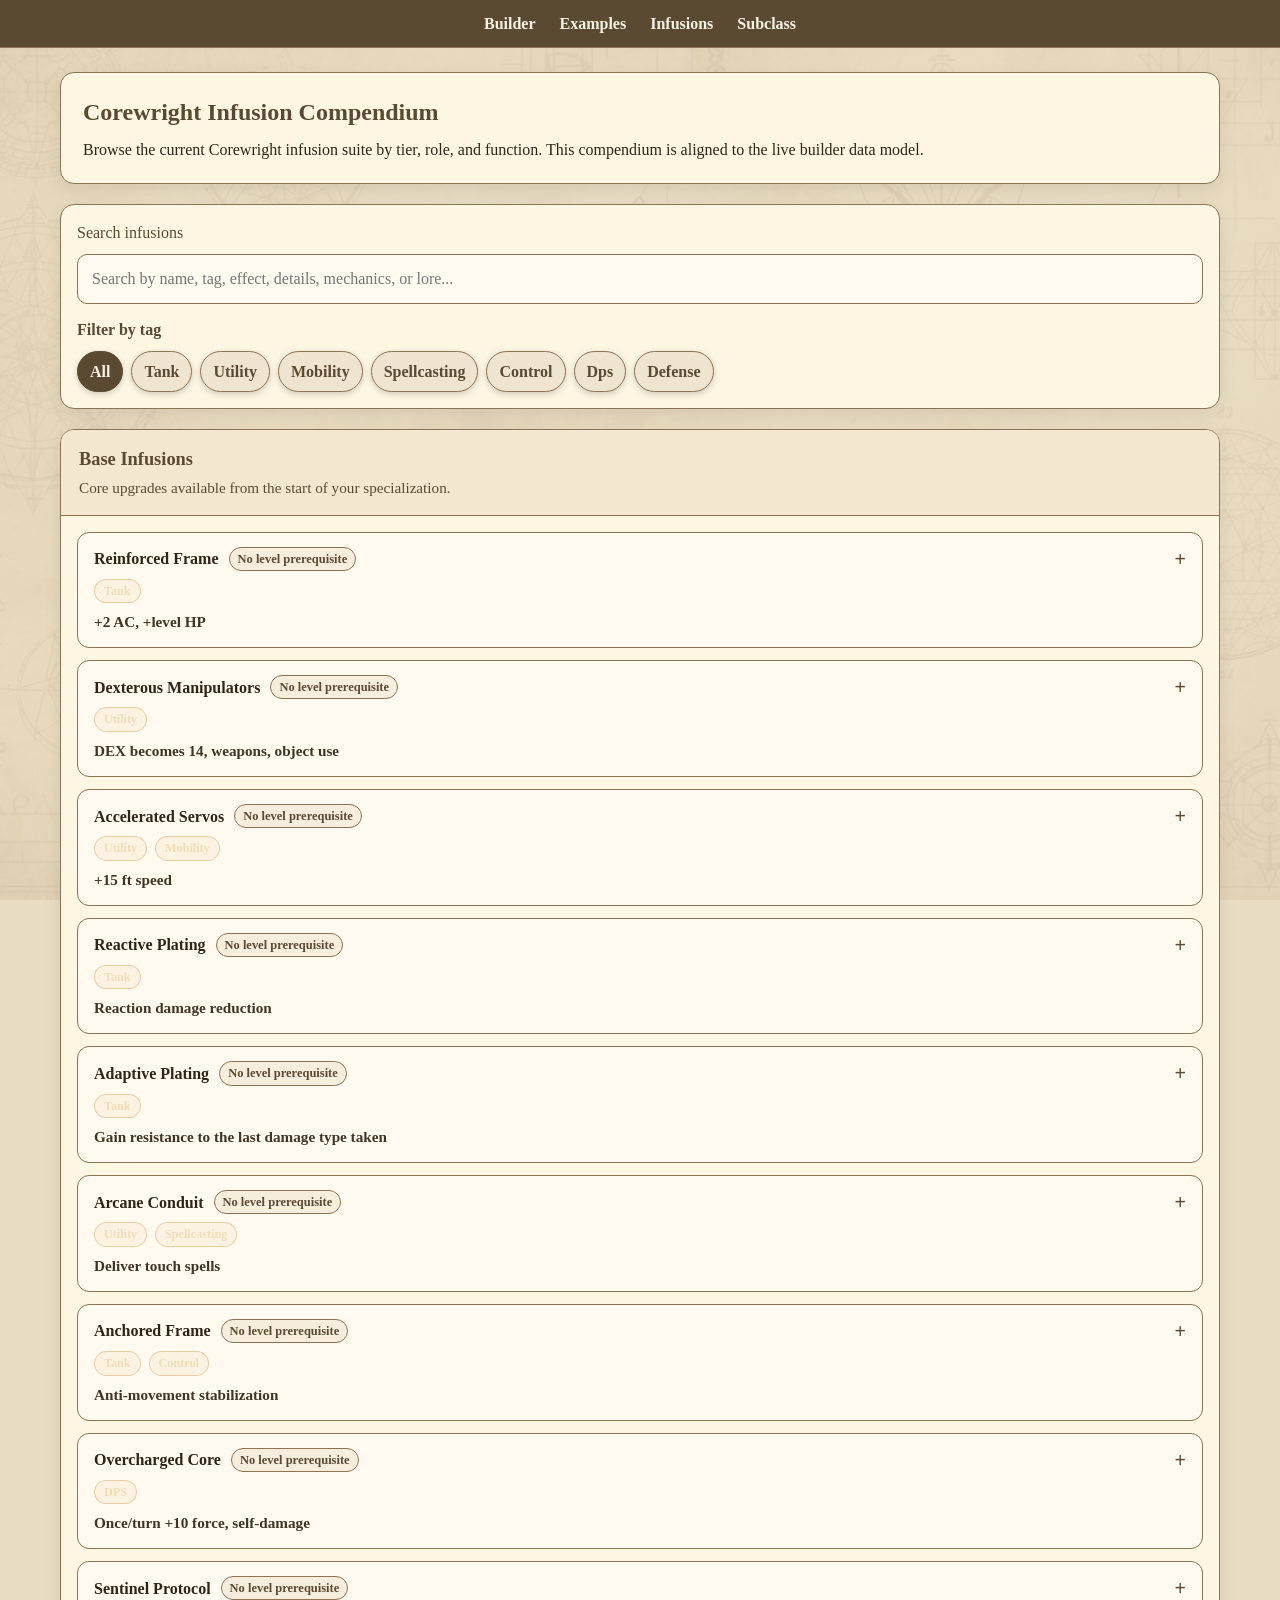
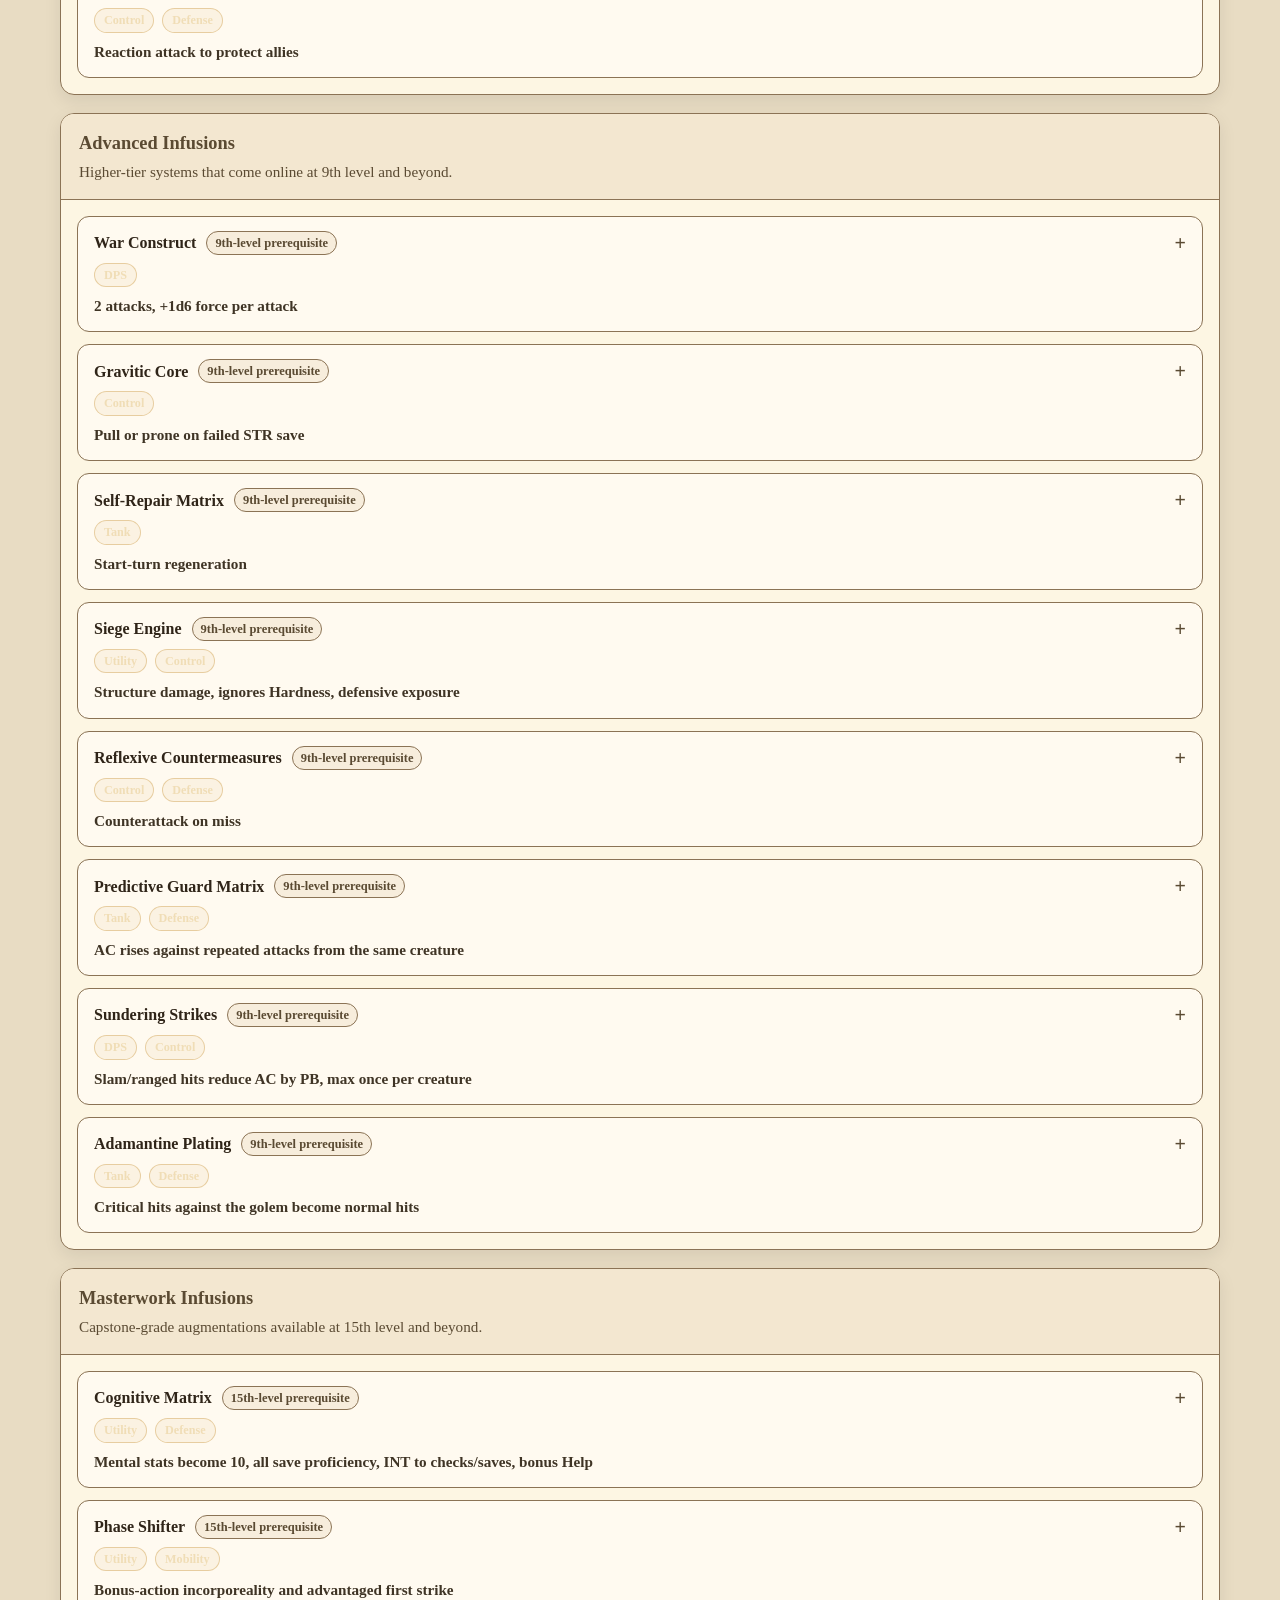
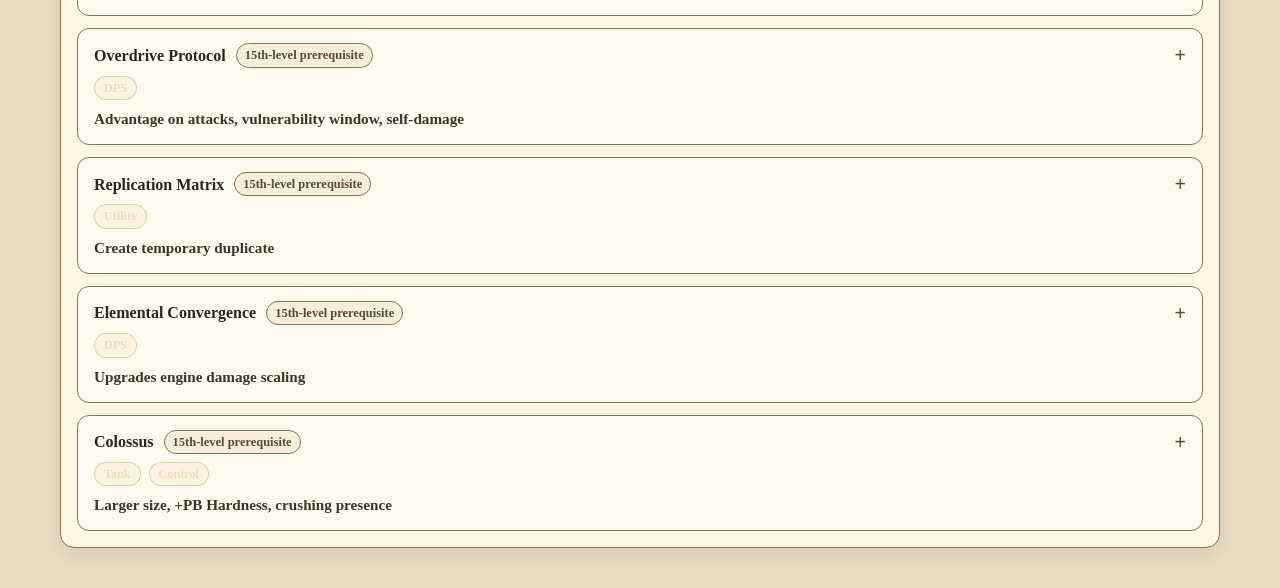
<file: infusions/index.html>
<!DOCTYPE html>
<html lang="en">
<head>
  <meta charset="UTF-8">
  <meta name="viewport" content="width=device-width, initial-scale=1.0">
  <title>Corewright Infusion Compendium</title>
  <link rel="stylesheet" href="../css/style.css">

  <style>
    .compendium-shell {
      width: min(100%, 1200px);
      margin: 0 auto;
      padding: 24px 20px 40px;
    }

    .compendium-hero,
    .compendium-controls,
    .tier-section,
    .empty-state {
      background: var(--panel);
      border: 1px solid var(--border);
      border-radius: var(--radius);
      box-shadow: var(--shadow);
    }

    .compendium-hero {
      padding: 22px;
      margin-bottom: 20px;
    }

    .compendium-hero h1 {
      margin: 0 0 8px;
      color: var(--muted);
    }

    .compendium-hero p {
      margin: 0;
    }

    .compendium-controls {
      padding: 16px;
      margin-bottom: 20px;
      display: grid;
      gap: 14px;
    }

    .compendium-search label,
    .compendium-filters h2 {
      display: block;
      margin: 0 0 10px;
      color: var(--muted);
      font-size: 1rem;
    }

    .compendium-search input {
      width: 100%;
      padding: 12px 14px;
      border: 1px solid var(--border);
      border-radius: 10px;
      background: #fffaf0;
      color: var(--ink);
    }

    .results-meta {
      margin-top: 10px;
      color: var(--muted);
      font-size: 0.95rem;
    }

    .filter-chip-row {
      display: flex;
      flex-wrap: wrap;
      gap: 8px;
    }

    .filter-chip {
      border: 1px solid var(--border);
      background: #efe4cf;
      color: var(--muted);
      border-radius: 999px;
      padding: 8px 12px;
      cursor: pointer;
      font-weight: 700;
    }

    .filter-chip.active {
      background: var(--nav);
      color: var(--nav-ink);
      border-color: var(--nav);
    }

    .compendium-results {
      display: grid;
      gap: 18px;
    }

    .tier-section {
      overflow: hidden;
    }

    .tier-header {
      padding: 16px 18px;
      background: var(--panel-alt);
      border-bottom: 1px solid var(--border);
    }

    .tier-header h2 {
      margin: 0 0 4px;
      color: var(--muted);
      font-size: 1.15rem;
    }

    .tier-header p {
      margin: 0;
      color: var(--muted);
      font-size: 0.95rem;
    }

    .tier-body {
      padding: 16px;
      display: grid;
      gap: 12px;
    }

    .infusion-entry {
      border: 1px solid var(--border);
      border-radius: 12px;
      background: #fffaf0;
      overflow: hidden;
    }

    .infusion-toggle {
      width: 100%;
      border: 0;
      background: transparent;
      color: var(--ink);
      display: flex;
      justify-content: space-between;
      align-items: flex-start;
      gap: 12px;
      padding: 14px 16px;
      text-align: left;
      cursor: pointer;
    }

    .infusion-toggle:hover {
      background: #fcf4e6;
    }

    .infusion-toggle-main {
      display: grid;
      gap: 8px;
      min-width: 0;
    }

    .infusion-title-row {
      display: flex;
      flex-wrap: wrap;
      align-items: center;
      gap: 10px;
    }

    .infusion-title-row strong {
      font-size: 1rem;
      color: var(--ink);
    }

    .infusion-meta-row {
      display: flex;
      flex-wrap: wrap;
      gap: 8px;
    }

    .prereq-badge {
      display: inline-block;
      padding: 2px 8px;
      border-radius: 999px;
      border: 1px solid var(--border);
      background: #f7eddc;
      font-size: 0.78rem;
      color: var(--muted);
      white-space: nowrap;
    }

    .infusion-preview {
      color: #3f3425;
      font-size: 0.95rem;
    }

    .infusion-toggle-icon {
      font-size: 1.25rem;
      line-height: 1;
      color: var(--muted);
      padding-top: 2px;
    }

    .infusion-content {
      display: none;
      border-top: 1px solid var(--border-soft);
      padding: 0 16px 16px;
      background: #fffdf8;
    }

    .infusion-content.open {
      display: block;
    }

    .infusion-detail-block {
      padding-top: 14px;
      display: grid;
      gap: 10px;
    }

    .infusion-detail-block p {
      margin: 0;
    }

    .detail-list {
      margin: 0;
      padding-left: 20px;
    }

    .detail-list li + li {
      margin-top: 6px;
    }

    .empty-state {
      padding: 20px;
      color: var(--muted);
    }

    @media (max-width: 700px) {
      .compendium-shell {
        padding: 16px 12px 28px;
      }

      .tier-body {
        padding: 12px;
      }

      .infusion-toggle {
        padding: 12px;
      }
    }
  </style>
</head>
<body>

<div class="nav">
  <a href="../">Builder</a>
  <a href="../examples/">Examples</a>
  <a href="../infusions/">Infusions</a>
  <a href="../corewright/">Subclass</a>
</div>

  <main class="compendium-shell">
    <section class="compendium-hero">
      <h1>Corewright Infusion Compendium</h1>
      <p>
        Browse the current Corewright infusion suite by tier, role, and function.
        This compendium is aligned to the live builder data model.
      </p>
    </section>

    <section class="compendium-controls">
      <div class="compendium-search">
        <label for="search">Search infusions</label>
        <input
          type="text"
          id="search"
          placeholder="Search by name, tag, effect, details, mechanics, or lore..."
        >
        <div class="results-meta" id="resultsMeta">Showing all infusions.</div>
      </div>

      <div class="compendium-filters">
        <h2>Filter by tag</h2>
        <div class="filter-chip-row" id="filterChips"></div>
      </div>
    </section>

    <section class="compendium-results" id="infusionList"></section>
  </main>

  <script type="module">
    import { INFUSIONS } from "../src/data/infusions.js";

    const searchInput = document.getElementById("search");
    const resultsMeta = document.getElementById("resultsMeta");
    const infusionList = document.getElementById("infusionList");
    const filterChipsContainer = document.getElementById("filterChips");

    let currentFilter = "all";

    const TIER_CONFIG = [
      {
        key: "base",
        title: "Base Infusions",
        subtitle: "Core upgrades available from the start of your specialization."
      },
      {
        key: "advanced",
        title: "Advanced Infusions",
        subtitle: "Higher-tier systems that come online at 9th level and beyond."
      },
      {
        key: "masterwork",
        title: "Masterwork Infusions",
        subtitle: "Capstone-grade augmentations available at 15th level and beyond."
      }
    ];

    function escapeHtml(str) {
      return String(str ?? "")
        .replaceAll("&", "&amp;")
        .replaceAll("<", "&lt;")
        .replaceAll(">", "&gt;")
        .replaceAll('"', "&quot;")
        .replaceAll("'", "&#039;");
    }

    function normalizeText(value) {
      return String(value ?? "").toLowerCase().trim();
    }

    function titleCase(value) {
      return String(value ?? "")
        .split(" ")
        .filter(Boolean)
        .map((word) => word.charAt(0).toUpperCase() + word.slice(1).toLowerCase())
        .join(" ");
    }

    function getAllTags() {
      const tags = new Set(["all"]);

      INFUSIONS.forEach((infusion) => {
        (infusion.tags || []).forEach((tag) => tags.add(normalizeText(tag)));
      });

      return Array.from(tags);
    }

    function buildSearchBlob(infusion) {
      return [
        infusion.name,
        infusion.effect,
        infusion.details,
        infusion.mechanics,
        infusion.lore,
        infusion.prerequisiteLevel,
        ...(infusion.tags || [])
      ]
        .join(" ")
        .toLowerCase();
    }

    function getPreviewText(infusion) {
      return infusion.effect || infusion.details || infusion.mechanics || "";
    }

    function getInfusionMatches(infusion, search, filter) {
      const text = buildSearchBlob(infusion);

      const matchesSearch = !search || text.includes(search);
      const matchesFilter =
        filter === "all" ||
        (infusion.tags || []).some((tag) => normalizeText(tag) === filter);

      return matchesSearch && matchesFilter;
    }

    function buildTagHtml(tags = []) {
      return tags
        .map((tag) => `<span class="tag">${escapeHtml(tag)}</span>`)
        .join("");
    }

    function buildRulesList(infusion) {
      const items = [];

      if (Array.isArray(infusion.traits) && infusion.traits.length) {
        items.push(`<li><strong>Trait entries:</strong> ${infusion.traits.length}</li>`);
      }

      if (Array.isArray(infusion.actions) && infusion.actions.length) {
        items.push(`<li><strong>Action entries:</strong> ${infusion.actions.length}</li>`);
      }

      if (Array.isArray(infusion.reactions) && infusion.reactions.length) {
        items.push(`<li><strong>Reaction entries:</strong> ${infusion.reactions.length}</li>`);
      }

      if (!items.length) return "";

      return `
        <div>
          <p><strong>Builder hooks:</strong></p>
          <ul class="detail-list">
            ${items.join("")}
          </ul>
        </div>
      `;
    }

    function renderInfusionCard(infusion) {
      const tagsHtml = buildTagHtml(infusion.tags || []);
      const preview = getPreviewText(infusion);
      const prereqHtml = infusion.prerequisiteLevel
        ? `<span class="prereq-badge">${escapeHtml(infusion.prerequisiteLevel)}th-level prerequisite</span>`
        : `<span class="prereq-badge">No level prerequisite</span>`;

      const detailParts = [];

      if (infusion.effect) {
        detailParts.push(`<p><strong>Effect:</strong> ${escapeHtml(infusion.effect)}</p>`);
      }

      if (infusion.details) {
        detailParts.push(`<p><strong>Details:</strong> ${escapeHtml(infusion.details)}</p>`);
      }

      if (infusion.mechanics) {
        detailParts.push(`<p><strong>Mechanics:</strong> ${escapeHtml(infusion.mechanics)}</p>`);
      }

      if (infusion.lore) {
        detailParts.push(`<p><strong>Lore:</strong> ${escapeHtml(infusion.lore)}</p>`);
      }

      const builderHooks = buildRulesList(infusion);

      return `
        <article class="infusion-entry">
          <button class="infusion-toggle" type="button">
            <div class="infusion-toggle-main">
              <div class="infusion-title-row">
                <strong>${escapeHtml(infusion.name)}</strong>
                ${prereqHtml}
              </div>

              <div class="infusion-meta-row">
                ${tagsHtml}
              </div>

              ${preview ? `<div class="infusion-preview">${escapeHtml(preview)}</div>` : ""}
            </div>

            <span class="infusion-toggle-icon">+</span>
          </button>

          <div class="infusion-content">
            <div class="infusion-detail-block">
              ${detailParts.join("")}
              ${builderHooks}
            </div>
          </div>
        </article>
      `;
    }

    function renderTierSection(tierConfig, infusions) {
      if (!infusions.length) return "";

      return `
        <section class="tier-section">
          <div class="tier-header">
            <h2>${escapeHtml(tierConfig.title)}</h2>
            <p>${escapeHtml(tierConfig.subtitle)}</p>
          </div>
          <div class="tier-body">
            ${infusions.map(renderInfusionCard).join("")}
          </div>
        </section>
      `;
    }

    function bindToggles() {
      document.querySelectorAll(".infusion-toggle").forEach((button) => {
        button.addEventListener("click", () => {
          const content = button.nextElementSibling;
          const icon = button.querySelector(".infusion-toggle-icon");
          const isOpen = content.classList.contains("open");

          content.classList.toggle("open", !isOpen);
          if (icon) icon.textContent = isOpen ? "+" : "−";
        });
      });
    }

    function renderFilterChips() {
      const tags = getAllTags();

      filterChipsContainer.innerHTML = tags
        .map((tag) => {
          const label = tag === "all" ? "All" : titleCase(tag);
          const activeClass = currentFilter === tag ? "active" : "";
          return `
            <button
              class="filter-chip ${activeClass}"
              type="button"
              data-filter="${escapeHtml(tag)}"
            >
              ${escapeHtml(label)}
            </button>
          `;
        })
        .join("");

      filterChipsContainer.querySelectorAll(".filter-chip").forEach((button) => {
        button.addEventListener("click", () => {
          currentFilter = button.dataset.filter || "all";
          renderFilterChips();
          renderInfusionList();
        });
      });
    }

    function renderInfusionList() {
      const search = normalizeText(searchInput.value);

      const filtered = INFUSIONS.filter((infusion) =>
        getInfusionMatches(infusion, search, currentFilter)
      );

      const html = TIER_CONFIG.map((tier) => {
        const tierItems = filtered.filter((infusion) => infusion.tier === tier.key);
        return renderTierSection(tier, tierItems);
      })
        .filter(Boolean)
        .join("");

      if (!filtered.length) {
        infusionList.innerHTML = `
          <div class="empty-state">
            No infusions matched your current search or selected tag.
          </div>
        `;
      } else {
        infusionList.innerHTML = html;
      }

      const filterLabel =
        currentFilter === "all" ? "all tags" : titleCase(currentFilter);

      resultsMeta.textContent =
        `Showing ${filtered.length} infusion${filtered.length === 1 ? "" : "s"} for ${filterLabel}.`;

      bindToggles();
    }

    searchInput.addEventListener("input", renderInfusionList);

    renderFilterChips();
    renderInfusionList();
  </script>
</body>
</html>
</file>
<file: css/style.css>
/* =========================
   Questforge Corewright Interface
   Full CSS Drop-In (3.4 Clean Pass)
   ========================= */

/* =========================
   Root / Theme
   ========================= */

:root {
  --bg: #e8dcc3;
  --panel: #fdf6e3;
  --panel-alt: #f3e7d0;
  --ink: #2f2418;
  --muted: #5a4a32;
  --border: #8b7355;
  --border-soft: rgba(139, 115, 85, 0.35);
  --nav: #5a4a32;
  --nav-ink: #f8f1e4;
  --accent: #7b5f3b;
  --accent-soft: rgba(123, 95, 59, 0.12);
  --shadow: 0 6px 18px rgba(0, 0, 0, 0.08);
  --radius: 14px;
  --radius-sm: 10px;
  --max-width: 1400px;
}

/* =========================
   Reset / Base
   ========================= */

* {
  box-sizing: border-box;
}

html {
  scroll-behavior: smooth;
}

body {
  margin: 0;
  font-family: Georgia, "Times New Roman", serif;
  background-color: var(--bg);
  background-image:
    linear-gradient(rgba(232, 220, 195, 0.88), rgba(232, 220, 195, 0.88)),
    url("../images/parchment-bg.jpg");
  background-size: cover;
  background-position: center;
  background-repeat: no-repeat;
  background-attachment: fixed;
  color: var(--ink);
  line-height: 1.45;
}

img {
  max-width: 100%;
  display: block;
}

button,
input,
select,
textarea {
  font: inherit;
}

a {
  color: inherit;
  text-decoration: none;
}

/* =========================
   Navigation
   ========================= */

.nav {
  position: sticky;
  top: 0;
  z-index: 50;
  display: flex;
  justify-content: center;
  gap: 24px;
  align-items: center;
  padding: 12px 20px;
  background: var(--nav);
  border-bottom: 1px solid var(--border);
}

.nav a {
  color: var(--nav-ink);
  font-weight: 700;
}

.nav a:hover {
  text-decoration: underline;
}

/* =========================
   Splash Screen
   ========================= */

#splash {
  min-height: calc(100vh - 56px);
  display: flex;
  flex-direction: column;
  justify-content: center;
  align-items: center;
  text-align: center;
  padding: 24px;
  position: relative;
  overflow: hidden;
  background:
    linear-gradient(rgba(32, 24, 16, 0.55), rgba(32, 24, 16, 0.55)),
    url("../images/hero-workshop.jpg");
  background-size: cover;
}

#splash::before,
#splash::after {
  content: "";
  position: absolute;
  inset: 0;
  pointer-events: none;
}

#splash::before {
  background:
    radial-gradient(circle at center, rgba(255, 220, 140, 0.08), transparent 55%);
}

#splash::after {
  background:
    radial-gradient(circle at 50% 42%, rgba(255, 210, 120, 0.10), transparent 28%),
    radial-gradient(circle at 50% 42%, rgba(255, 170, 80, 0.06), transparent 42%);
  animation: splashGlowPulse 8s ease-in-out infinite;
}

#splash > * {
  position: relative;
  z-index: 1;
}

#splash h1 {
  margin: 0 0 20px;
  font-size: clamp(2rem, 4vw, 3.25rem);
  color: #f8e7cc;
}

#splash button {
  border: 1px solid var(--border);
  background: rgba(253, 246, 227, 0.92);
  border-radius: 10px;
  padding: 12px 20px;
  font-weight: 700;
  cursor: pointer;
}

/* =========================
   Layout
   ========================= */

.builder-layout {
  display: grid;
  grid-template-columns: minmax(0, 1.25fr) minmax(320px, 0.75fr);
  gap: 20px;
}

.builder-panel,
.summary-card,
.statblock-card {
  background: var(--panel);
  border: 1px solid var(--border);
  border-radius: var(--radius);
  box-shadow: var(--shadow);
}

/* =========================
   Cards / Selection
   ========================= */

.select-card {
  border: 1px solid var(--border);
  border-radius: 12px;
  background: #fffaf0;
  padding: 12px;
  cursor: pointer;
  transition: 0.12s ease;
}

.select-card:hover {
  transform: translateY(-1px);
}

.select-card.selected {
  border-color: var(--accent);
  background: #fff7ea;
}

.tag {
  padding: 2px 8px;
  border-radius: 999px;
  border: 1px solid var(--border);
  background: #efe4cf;
  font-size: 0.78rem;
}

/* =========================
   Infusions
   ========================= */

.infusion-group {
  display: grid;
  gap: 10px;
}

.infusion-pill {
  display: inline-flex;
  gap: 6px;
  padding: 5px 10px;
  border-radius: 999px;
  background: #efe4cf;
}

/* =========================
   Stat Block
   ========================= */

.stat-block {
  background: #fffaf0;
  border: 1px solid var(--border);
  border-radius: 12px;
  padding: 16px;
}

.stat-block .ability-grid {
  display: grid;
  grid-template-columns: repeat(6, 1fr);
  gap: 8px;
}

/* =========================
   Buttons
   ========================= */

.action-button {
  border: 1px solid var(--border);
  background: var(--nav);
  color: var(--nav-ink);
  border-radius: 10px;
  padding: 10px 14px;
  cursor: pointer;
  font-weight: 700;
}

/* =========================
   Example Builds
   ========================= */

.example-build-toolbar {
  display: flex;
  flex-direction: column;
  align-items: center;
  gap: 14px;
  margin-top: 16px;
}

.example-build-toolbar .control-group {
  width: 100%;
}

.example-build-toolbar .control-group label {
  display: block;
  margin-bottom: 6px;
  font-weight: 700;
  color: var(--muted);
}

.example-build-toolbar .control-group input,
.example-build-toolbar .control-group select {
  width: 100%;
  border: 1px solid var(--border);
  border-radius: 10px;
  background: #fffaf0;
  color: var(--ink);
  padding: 10px 12px;
}

.example-build-toolbar > .control-group:first-child {
  width: min(100%, 720px);
}

.example-build-toolbar > .control-group:first-child input {
  font-size: 1rem;
  padding: 12px 14px;
}

.example-build-toolbar > .control-group:not(:first-child) {
  max-width: 220px;
}

.example-build-toolbar {
  position: relative;
}

.example-build-toolbar::after {
  content: "";
  display: flex;
  flex-wrap: wrap;
  justify-content: center;
  gap: 12px;
}

.example-build-toolbar {
  display: grid;
  grid-template-columns: repeat(3, minmax(180px, 220px));
  justify-content: center;
}

.example-build-toolbar > .control-group:first-child {
  grid-column: 1 / -1;
  justify-self: center;
}

.example-build-toolbar > .control-group:not(:first-child) {
  width: 100%;
}

.section-note {
  text-align: center;
  color: var(--muted);
  margin-top: 14px;
}

#exampleBuilds {
  display: grid;
  grid-template-columns: repeat(2, minmax(0, 1fr));
  gap: 14px;
}

.example-build-card {
  height: 100%;
  transition: transform 0.14s ease, box-shadow 0.14s ease;
}

.example-build-card:hover {
  transform: translateY(-2px);
  box-shadow: 0 4px 12px rgba(0, 0, 0, 0.12);
}

/* Hide result count / shown count text if present */
#resultsCount,
.results-count,
.results-meta,
.build-count,
.example-build-count {
  display: none !important;
}

@media (max-width: 800px) {
  .example-build-toolbar {
    grid-template-columns: 1fr;
    justify-items: center;
  }

  .example-build-toolbar > .control-group:first-child,
  .example-build-toolbar > .control-group:not(:first-child) {
    width: 100%;
    max-width: 100%;
  }
}
/* =========================
   Animations
   ========================= */

@keyframes splashGlowPulse {
  0%, 100% { opacity: 0.7; }
  50% { opacity: 1; }
}

/* =========================
   Mobile
   ========================= */

@media (max-width: 1080px) {
  .builder-layout {
    grid-template-columns: 1fr;
  }

  #exampleBuilds {
    grid-template-columns: 1fr;
  }
}

/* =========================
   Print
   ========================= */

@media print {
  body {
    background: #fff !important;
    color: #000 !important;
  }

  .nav,
  .builder-panel,
  .summary-card {
    display: none !important;
  }

  .stat-block {
    border: 1px solid #000;
    background: #fff;
  }
}

/* =========================
   Assembly / Selection Cards Recovery
   ========================= */

.builder-panel,
.summary-card,
.statblock-card {
  padding: 18px;
}

.builder-panel h2,
.summary-card h2,
.statblock-card h2,
.builder-panel h3,
.summary-card h3,
.statblock-card h3 {
  margin-top: 0;
  color: var(--ink);
}

.assembly-toggle {
  display: inline-flex;
  align-items: center;
  gap: 8px;
  border: 1px solid var(--border);
  background: var(--panel-alt);
  color: var(--ink);
  border-radius: 10px;
  padding: 8px 12px;
  font-weight: 700;
  cursor: pointer;
  margin: 10px 0 12px;
}

.assembly-toggle:hover {
  background: #eadcc4;
}

.toggle-icon {
  display: inline-flex;
  width: 1.1rem;
  justify-content: center;
}

.is-collapsed {
  display: none !important;
}

#templates,
#templates2,
#constructForms,
#constructForms2,
#engines,
#engines2 {
  display: grid;
  grid-template-columns: repeat(auto-fit, minmax(220px, 1fr));
  gap: 12px;
  margin-bottom: 18px;
}

#infusions,
#infusions2 {
  display: grid;
  gap: 18px;
  margin-bottom: 18px;
}

.infusion-grid {
  display: grid;
  grid-template-columns: repeat(auto-fit, minmax(240px, 1fr));
  gap: 12px;
}

.select-card {
  position: relative;
  display: flex;
  flex-direction: column;
  gap: 10px;
  min-height: 100%;
  border: 1px solid var(--border);
  border-radius: 12px;
  background: #fffaf0;
  padding: 14px;
  cursor: pointer;
  transition: transform 0.12s ease, box-shadow 0.12s ease, border-color 0.12s ease, background 0.12s ease;
  box-shadow: 0 1px 3px rgba(0,0,0,0.05);
}

.select-card:hover {
  transform: translateY(-2px);
  box-shadow: 0 6px 14px rgba(0,0,0,0.08);
}

.select-card.selected {
  border-color: var(--accent);
  background: #fff7ea;
  box-shadow: 0 0 0 1px rgba(123, 95, 59, 0.18), 0 8px 18px rgba(0,0,0,0.08);
}

.select-card.locked {
  opacity: 0.72;
}

.select-card input[type="radio"],
.select-card input[type="checkbox"] {
  position: absolute;
  top: 12px;
  left: 12px;
  margin: 0;
  accent-color: var(--accent);
}

.select-card-header {
  display: flex;
  flex-direction: column;
  gap: 8px;
  padding-left: 26px;
}

.select-card-header strong {
  font-size: 1rem;
  line-height: 1.2;
}

.select-card-body {
  display: grid;
  gap: 8px;
  color: var(--muted);
  font-size: 0.95rem;
}

.select-card-body p {
  margin: 0;
}

.card-tags {
  display: flex;
  flex-wrap: wrap;
  gap: 6px;
}

.tag,
.lock-note {
  display: inline-flex;
  align-items: center;
  padding: 3px 8px;
  border-radius: 999px;
  border: 1px solid var(--border);
  background: #efe4cf;
  font-size: 0.78rem;
  line-height: 1.2;
  color: var(--muted);
}

.lock-note {
  background: #e7d8bf;
  font-weight: 700;
}

.infusion-group {
  display: grid;
  gap: 10px;
}

.infusion-group-title {
  margin: 0;
  font-size: 1rem;
  color: var(--ink);
  border-bottom: 1px solid var(--border-soft);
  padding-bottom: 6px;
}

.prereq {
  color: var(--muted);
  font-size: 0.9rem;
}

.section-note {
  margin-bottom: 10px;
  padding: 10px 12px;
  border: 1px solid var(--border-soft);
  border-radius: 10px;
  background: var(--accent-soft);
  text-align: left;
}

.summary-line,
.loaded-example-banner {
  border: 1px solid var(--border-soft);
  background: #fffaf0;
  border-radius: 12px;
  padding: 12px 14px;
  margin-bottom: 12px;
}

.stat-block {
  background: #fffaf0;
  border: 1px solid var(--border);
  border-radius: 12px;
  padding: 16px;
}

.stat-block-header {
  display: grid;
  gap: 6px;
}

.creature-name {
  font-size: 1.2rem;
  font-weight: 700;
}

.creature-meta,
.fusion-tag {
  color: var(--muted);
}

.ability-grid {
  display: grid;
  grid-template-columns: repeat(6, minmax(0, 1fr));
  gap: 8px;
}

.ability-box {
  border: 1px solid var(--border-soft);
  background: #f8f1e4;
  border-radius: 10px;
  padding: 8px;
  text-align: center;
}

.trait-group {
  margin-bottom: 12px;
}

.trait-group h5 {
  margin: 0 0 6px;
  font-size: 0.95rem;
}

.trait-group p,
.action-block p,
.reaction-block p,
.trait-block p {
  margin: 0 0 8px;
}

.updated-flash {
  animation: updatedFlash 0.5s ease;
}

@keyframes updatedFlash {
  0% { box-shadow: 0 0 0 0 rgba(123, 95, 59, 0.0); }
  50% { box-shadow: 0 0 0 4px rgba(123, 95, 59, 0.16); }
  100% { box-shadow: 0 0 0 0 rgba(123, 95, 59, 0.0); }
}

@media (max-width: 900px) {
  #templates,
  #templates2,
  #constructForms,
  #constructForms2,
  #engines,
  #engines2,
  .infusion-grid {
    grid-template-columns: 1fr;
  }

  .ability-grid {
    grid-template-columns: repeat(2, minmax(0, 1fr));
  }
}

/* =========================
   3.4 Builder Polish Recovery
   Additive override layer
   ========================= */

/* ---------- Top control spacing ---------- */
.builder-panel > h2,
.builder-panel > h3,
.summary-card > h2,
.statblock-card > h2 {
  margin-top: 0;
  margin-bottom: 14px;
}

.builder-panel label {
  display: inline-block;
  margin: 0 8px 6px 0;
  font-weight: 700;
  color: var(--ink);
}

.builder-panel input[type="number"],
.builder-panel input[type="text"],
.builder-panel select,
.builder-panel textarea,
.summary-card input[type="text"],
.statblock-card input[type="text"] {
  border: 1px solid var(--border);
  border-radius: 10px;
  background: #fffaf0;
  color: var(--ink);
  padding: 8px 10px;
  min-height: 40px;
}

.builder-panel select {
  min-width: 200px;
}

/* ---------- Generic button pass ---------- */
button,
.action-button,
#saveBuild,
#loadBuildBtn,
#deleteBuildBtn,
#copyStatBlockBtn,
#copyShareLink,
#copyConceptArtPromptBtn,
#printBuild,
#downloadTxt {
  border: 1px solid var(--border);
  background: linear-gradient(to bottom, #7a6040, #5f482f);
  color: #f8f1e4;
  border-radius: 10px;
  padding: 8px 12px;
  font-weight: 700;
  cursor: pointer;
  transition: transform 0.12s ease, box-shadow 0.12s ease, filter 0.12s ease;
  box-shadow: 0 2px 6px rgba(0,0,0,0.18);
}

button:hover,
.action-button:hover,
#saveBuild:hover,
#loadBuildBtn:hover,
#deleteBuildBtn:hover,
#copyStatBlockBtn:hover,
#copyShareLink:hover,
#copyConceptArtPromptBtn:hover,
#printBuild:hover,
#downloadTxt:hover {
  transform: translateY(-1px);
  filter: brightness(1.04);
  box-shadow: 0 5px 12px rgba(0,0,0,0.22);
}

button:active,
.action-button:active,
#saveBuild:active,
#loadBuildBtn:active,
#deleteBuildBtn:active,
#copyStatBlockBtn:active,
#copyShareLink:active,
#copyConceptArtPromptBtn:active,
#printBuild:active,
#downloadTxt:active {
  transform: translateY(0);
}

/* ---------- Save/load row ---------- */
#saveName,
#savedBuildsSelect,
#shareLinkVisible,
#shareLinkMain {
  width: min(100%, 280px);
}

#saveBuild,
#loadBuildBtn,
#deleteBuildBtn {
  margin-right: 6px;
  margin-bottom: 8px;
}

/* ---------- Assembly section spacing ---------- */
#templates,
#templates2,
#constructForms,
#constructForms2,
#engines,
#engines2,
#infusions,
#infusions2 {
  margin-top: 10px;
  margin-bottom: 24px;
}

/* ---------- Select cards ---------- */
.select-card {
  position: relative;
  overflow: hidden;
  border: 1px solid rgba(166, 133, 86, 0.45);
  border-radius: 14px;
  background:
    linear-gradient(180deg, rgba(44, 35, 22, 0.96), rgba(30, 24, 15, 0.98));
  color: #f4e8cf;
  padding: 16px 14px 14px;
  box-shadow:
    inset 0 1px 0 rgba(255,255,255,0.04),
    0 2px 8px rgba(0,0,0,0.14);
  transition:
    transform 0.14s ease,
    box-shadow 0.16s ease,
    border-color 0.16s ease,
    background 0.16s ease;
}

.select-card::before {
  content: "";
  position: absolute;
  inset: 0;
  background:
    radial-gradient(circle at top left, rgba(255, 214, 140, 0.08), transparent 38%);
  pointer-events: none;
}

.select-card:hover {
  transform: translateY(-2px);
  border-color: rgba(214, 176, 112, 0.7);
  box-shadow:
    inset 0 1px 0 rgba(255,255,255,0.05),
    0 8px 18px rgba(0,0,0,0.22),
    0 0 0 1px rgba(214, 176, 112, 0.08);
}

.select-card.selected {
  border-color: #d8b06a;
  background:
    linear-gradient(180deg, rgba(60, 45, 24, 0.98), rgba(35, 27, 16, 0.99));
  box-shadow:
    inset 0 1px 0 rgba(255,255,255,0.06),
    0 10px 22px rgba(0,0,0,0.26),
    0 0 0 1px rgba(216, 176, 106, 0.18),
    0 0 18px rgba(216, 176, 106, 0.18);
}

.select-card.locked {
  opacity: 0.62;
  filter: saturate(0.8);
}

.select-card input[type="radio"],
.select-card input[type="checkbox"] {
  position: absolute;
  top: 14px;
  left: 14px;
  width: 15px;
  height: 15px;
  margin: 0;
  accent-color: #d8b06a;
}

.select-card-header {
  display: flex;
  flex-direction: column;
  gap: 8px;
  padding-left: 24px;
  margin-bottom: 6px;
}

.select-card-header strong {
  font-size: 1.05rem;
  line-height: 1.2;
  color: #fff2d8;
}

.select-card-body {
  display: grid;
  gap: 8px;
  color: #ecdcbc;
  font-size: 0.96rem;
  line-height: 1.45;
}

.select-card-body p {
  margin: 0;
}

/* ---------- Tags / pills ---------- */
.card-tags {
  display: flex;
  flex-wrap: wrap;
  gap: 6px;
}

.tag,
.lock-note,
.infusion-pill,
.prereq {
  display: inline-flex;
  align-items: center;
  gap: 4px;
  padding: 4px 9px;
  border-radius: 999px;
  border: 1px solid rgba(216, 176, 106, 0.55);
  background: rgba(216, 176, 106, 0.1);
  color: #f0ddb6;
  font-size: 0.76rem;
  line-height: 1.2;
}

.prereq {
  width: fit-content;
  margin-top: 4px;
}

.lock-note {
  background: rgba(160, 120, 70, 0.16);
  font-weight: 700;
}

/* ---------- Summary / side cards ---------- */
.summary-card,
.statblock-card {
  padding: 16px;
}

.summary-line,
.loaded-example-banner {
  border: 1px solid rgba(216, 176, 106, 0.18);
  background: rgba(255, 248, 234, 0.03);
  border-radius: 12px;
  padding: 14px;
  margin-bottom: 14px;
}

.summary-line strong,
.loaded-example-banner strong {
  color: #fff1d1;
}

/* ---------- Stat block refinement ---------- */
.stat-block {
  background:
    linear-gradient(180deg, rgba(31, 24, 16, 0.98), rgba(24, 19, 12, 0.98));
  color: #f2e5ca;
  border: 1px solid rgba(216, 176, 106, 0.3);
  box-shadow: inset 0 1px 0 rgba(255,255,255,0.03);
}

.stat-block hr {
  border: 0;
  border-top: 1px solid rgba(216, 176, 106, 0.22);
  margin: 14px 0;
}

.creature-name {
  color: #fff2d8;
  letter-spacing: 0.01em;
}

.creature-meta,
.fusion-tag {
  color: #d8c3a0;
}

.ability-grid {
  gap: 10px;
}

.ability-box {
  border: 1px solid rgba(216, 176, 106, 0.22);
  background: rgba(255,255,255,0.03);
  border-radius: 12px;
  padding: 10px 8px;
  color: #f3e5c7;
  box-shadow: inset 0 1px 0 rgba(255,255,255,0.03);
}

.trait-group h5,
.trait-block h4,
.action-block h4,
.reaction-block h4 {
  color: #fff0cf;
  margin-bottom: 8px;
}

/* ---------- Share link / prompt output ---------- */
#conceptArtPromptOutput,
#shareLinkVisible,
#shareLinkMain {
  background: #fffaf0;
  color: var(--ink);
  border: 1px solid var(--border);
  border-radius: 10px;
  padding: 10px 12px;
}

/* ---------- Flash update ---------- */
.updated-flash {
  animation: updatedFlashGold 0.45s ease;
}

@keyframes updatedFlashGold {
  0% {
    box-shadow: 0 0 0 0 rgba(216, 176, 106, 0);
  }
  50% {
    box-shadow: 0 0 0 4px rgba(216, 176, 106, 0.16);
  }
  100% {
    box-shadow: 0 0 0 0 rgba(216, 176, 106, 0);
  }
}

/* ---------- Mobile tightening ---------- */
@media (max-width: 900px) {
  .builder-panel,
  .summary-card,
  .statblock-card {
    padding: 14px;
  }

  .select-card {
    padding: 14px 12px 12px;
  }

  .select-card-header {
    padding-left: 22px;
  }
}
</file>
